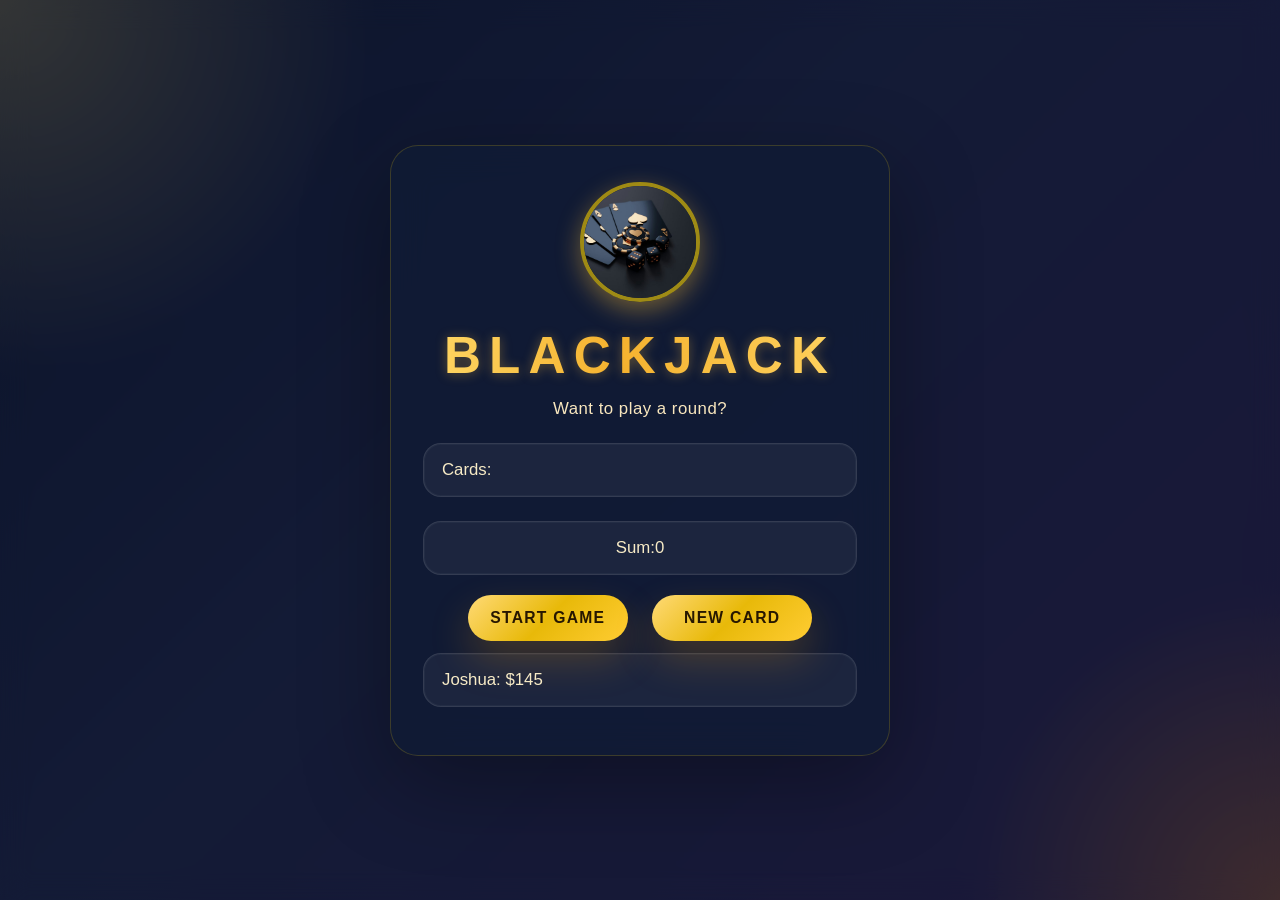
<file: Black Jack/index.html>
<!DOCTYPE html>
<html lang="en">
<head>
    <meta charset="UTF-8">
    <meta name="viewport" content="width=device-width, initial-scale=1.0">
    <title>Black Jack</title>
    <link rel="icon" type="image/jpeg" href="./Images/freestock_345791108.jpg" >
    <link rel="stylesheet" href="./style.css">
</head>
<body>
    
    <div class="container">
        <img src="./Images/blackjack.jpg" alt="Blackjack Logo" class="app-logo">
        <h1 id="title">Blackjack</h1>
        <p id="message-el">Want to play a round?</p>
        <p class="cards" id="cards-el">Cards: </p>
        <p class="sum">Sum: <span id="sum">0</span></p>
        <button onclick="startGame()">START GAME</button>
        <button onclick="newCard()">NEW CARD</button>
        <p id="player"></p>
    </div>


    <script src="./script.js"></script>
</body>
</html>
</file>
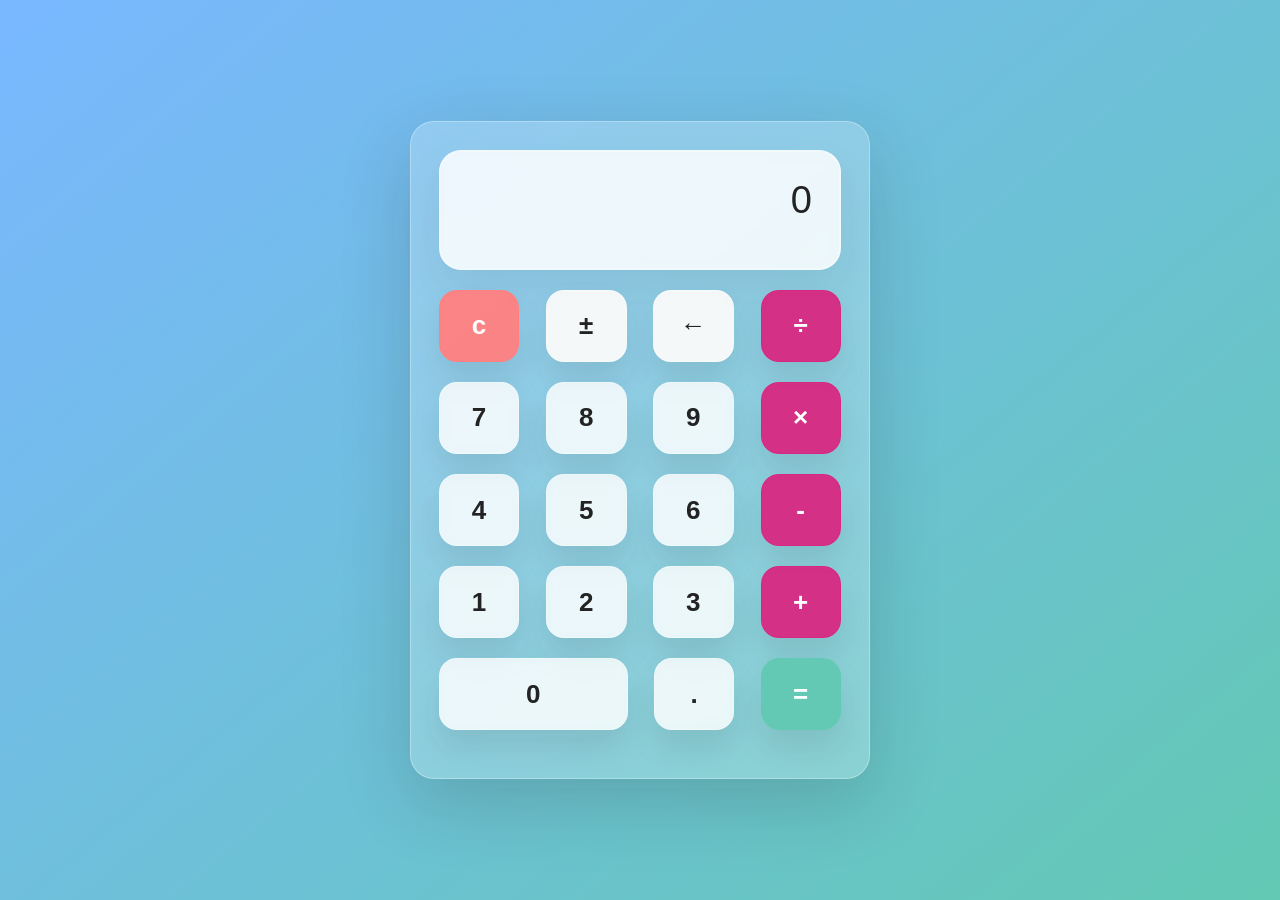
<file: Calculator/index.html>
<!DOCTYPE html>
<html lang="en">
<head>
    <meta charset="UTF-8">
    <meta name="viewport" content="width=device-width, initial-scale=1.0">
    <title>My Calculator</title>
    <link rel="stylesheet" href="./style.css">
    <link rel="stylesheet" href="https://fonts.googleapis.com/css2?family=Roboto:wght@400;500&display=swap">
    <link rel="stylesheet" href="https://fonts.googleapis.com/css2?family=Material+Symbols+Outlined:opsz,wght,FILL,GRAD@20..48,100..700,0..1,-50..200" />
</head>
<body>
    


    <div class="wrapper">
        <section class="screen">
            0
        </section>

        <section class="calc-buttons">
            <div class="calc-button-row">
                <button class="calc-button clear">
                    c
                </button>
                <button class="calc-button control">
                    &plusmn;
                </button>
                <button class="calc-button control">
                    &larr;
                </button>
                <button class="calc-button operator">
                    &divide;
                </button>
            </div>

            <div class="calc-button-row">
                <button class="calc-button">
                    7
                </button>
                <button class="calc-button">
                    8
                </button>
                <button class="calc-button">
                    9
                </button>
                <button class="calc-button operator">
                    &times;
                </button>

            </div>

            <div class="calc-button-row">
                <button class="calc-button">
                    4
                </button>
                <button class="calc-button">
                    5
                </button>
                <button class="calc-button">
                    6
                </button>
                <button class="calc-button operator">
                    -
                </button>
            </div>

            <div class="calc-button-row">
                <button class="calc-button">
                    1
                </button>
                <button class="calc-button">
                    2
                </button>
                <button class="calc-button">
                    3
                </button>
                <button class="calc-button operator">
                    &plus;
                </button>
            </div>

            <div class="calc-button-row">
                <button class="calc-button double">
                    0
                </button>
                <button class="calc-button">
                    .
                </button>
                <button class="calc-button equals">
                    =
                </button>
            </div>

        </section>

    </div>


    <script src="./script.js"></script>
</body>
</html>
</file>
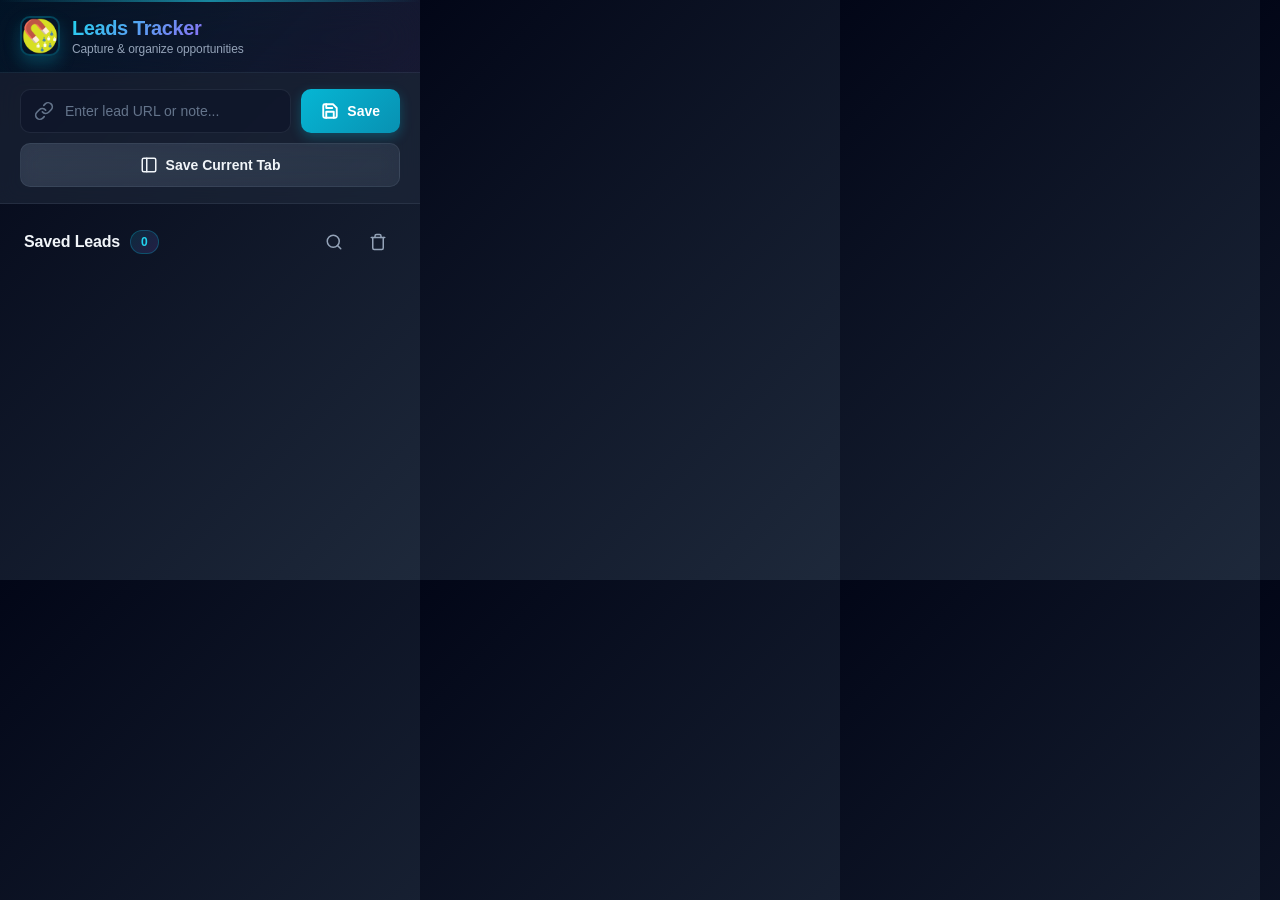
<file: ChromeExtension/index.html>
<!DOCTYPE html>
<html lang="en">
<head>
    <meta charset="UTF-8">
    <meta name="viewport" content="width=device-width, initial-scale=1.0">
    <title>Leads Tracker</title>
    <link rel="icon" type="image/x-icon" href="./icon.png">
    <link rel="stylesheet" href="./style.css">
    
    <!-- Popup fixes -->
    <meta name="color-scheme" content="dark">
    <style>
        html, body {
            width: 420px !important;
            min-width: 380px !important;
            max-width: 420px !important;
        }
    </style>
</head>
<body>
    <div class="container">
        <!-- Header -->
        <header class="header">
            <div class="logo">
                <img src="icon.png" alt="Leads Tracker" class="icon">
                <div class="logo-text">
                    <h1>Leads Tracker</h1>
                    <p class="subtitle">Capture & organize opportunities</p>
                </div>
            </div>
        </header>

        <!-- Input Section -->
        <div class="input-section">
            <div class="input-group">
                <div class="input-wrapper">
                    <svg class="input-icon" xmlns="http://www.w3.org/2000/svg" width="20" height="20" viewBox="0 0 24 24" fill="none" stroke="currentColor" stroke-width="2" stroke-linecap="round" stroke-linejoin="round">
                        <path d="M10 13a5 5 0 0 0 7.54.54l3-3a5 5 0 0 0-7.07-7.07l-1.72 1.71"></path>
                        <path d="M14 11a5 5 0 0 0-7.54-.54l-3 3a5 5 0 0 0 7.07 7.07l1.71-1.71"></path>
                    </svg>
                    <input type="text" id="input-el" placeholder="Enter lead URL or note..." autocomplete="off">
                </div>
                <button id="input-btn" class="primary-btn">
                    <svg xmlns="http://www.w3.org/2000/svg" width="18" height="18" viewBox="0 0 24 24" fill="none" stroke="currentColor" stroke-width="2.5" stroke-linecap="round" stroke-linejoin="round">
                        <path d="M19 21H5a2 2 0 0 1-2-2V5a2 2 0 0 1 2-2h11l5 5v11a2 2 0 0 1-2 2z"></path>
                        <polyline points="17 21 17 13 7 13 7 21"></polyline>
                        <polyline points="7 3 7 8 15 8"></polyline>
                    </svg>
                    Save
                </button>
            </div>
            
            <button id="tab-btn" class="tab-btn">
                <svg xmlns="http://www.w3.org/2000/svg" width="18" height="18" viewBox="0 0 24 24" fill="none" stroke="currentColor" stroke-width="2" stroke-linecap="round" stroke-linejoin="round">
                    <rect x="3" y="3" width="18" height="18" rx="2" ry="2"></rect>
                    <line x1="9" y1="3" x2="9" y2="21"></line>
                </svg>
                Save Current Tab
            </button>
        </div>

        <!-- Leads List -->
        <div class="leads-container">
            <div class="leads-header">
                <div class="header-left">
                    <h2>Saved Leads</h2>
                    <span id="count" class="count">0</span>
                </div>
                <div class="header-actions">
                    <button id="search-toggle" class="icon-btn" title="Search leads">
                        <svg xmlns="http://www.w3.org/2000/svg" width="18" height="18" viewBox="0 0 24 24" fill="none" stroke="currentColor" stroke-width="2" stroke-linecap="round" stroke-linejoin="round">
                            <circle cx="11" cy="11" r="8"></circle>
                            <path d="m21 21-4.35-4.35"></path>
                        </svg>
                    </button>
                    <button id="delete-btn" class="icon-btn delete-btn" title="Clear all leads (double-click)">
                        <svg xmlns="http://www.w3.org/2000/svg" width="18" height="18" viewBox="0 0 24 24" fill="none" stroke="currentColor" stroke-width="2" stroke-linecap="round" stroke-linejoin="round">
                            <polyline points="3 6 5 6 21 6"></polyline>
                            <path d="M19 6v14a2 2 0 0 1-2 2H7a2 2 0 0 1-2-2V6m3 0V4a2 2 0 0 1 2-2h4a2 2 0 0 1 2 2v2"></path>
                        </svg>
                    </button>
                </div>
            </div>

            <div id="search-bar" class="search-bar" style="display: none;">
                <svg class="search-icon" xmlns="http://www.w3.org/2000/svg" width="18" height="18" viewBox="0 0 24 24" fill="none" stroke="currentColor" stroke-width="2" stroke-linecap="round" stroke-linejoin="round">
                    <circle cx="11" cy="11" r="8"></circle>
                    <path d="m21 21-4.35-4.35"></path>
                </svg>
                <input type="text" id="search-input" placeholder="Search leads...">
                <button id="search-close" class="search-close">
                    <svg xmlns="http://www.w3.org/2000/svg" width="16" height="16" viewBox="0 0 24 24" fill="none" stroke="currentColor" stroke-width="2" stroke-linecap="round" stroke-linejoin="round">
                        <line x1="18" y1="6" x2="6" y2="18"></line>
                        <line x1="6" y1="6" x2="18" y2="18"></line>
                    </svg>
                </button>
            </div>

            <ul id="ul-el" class="leads-list"></ul>
            
            <div id="empty-state" class="empty-state" style="display: none;">
                <svg xmlns="http://www.w3.org/2000/svg" width="64" height="64" viewBox="0 0 24 24" fill="none" stroke="currentColor" stroke-width="1.5" stroke-linecap="round" stroke-linejoin="round">
                    <path d="M21.44 11.05l-9.19 9.19a6 6 0 0 1-8.49-8.49l9.19-9.19a4 4 0 0 1 5.66 5.66l-9.2 9.19a2 2 0 0 1-2.83-2.83l8.49-8.48"></path>
                </svg>
                <h3>No leads yet</h3>
                <p>Start capturing opportunities by saving URLs or notes</p>
            </div>
        </div>
    </div>

    <script src="./script.js"></script>
</body>
</html>
</file>
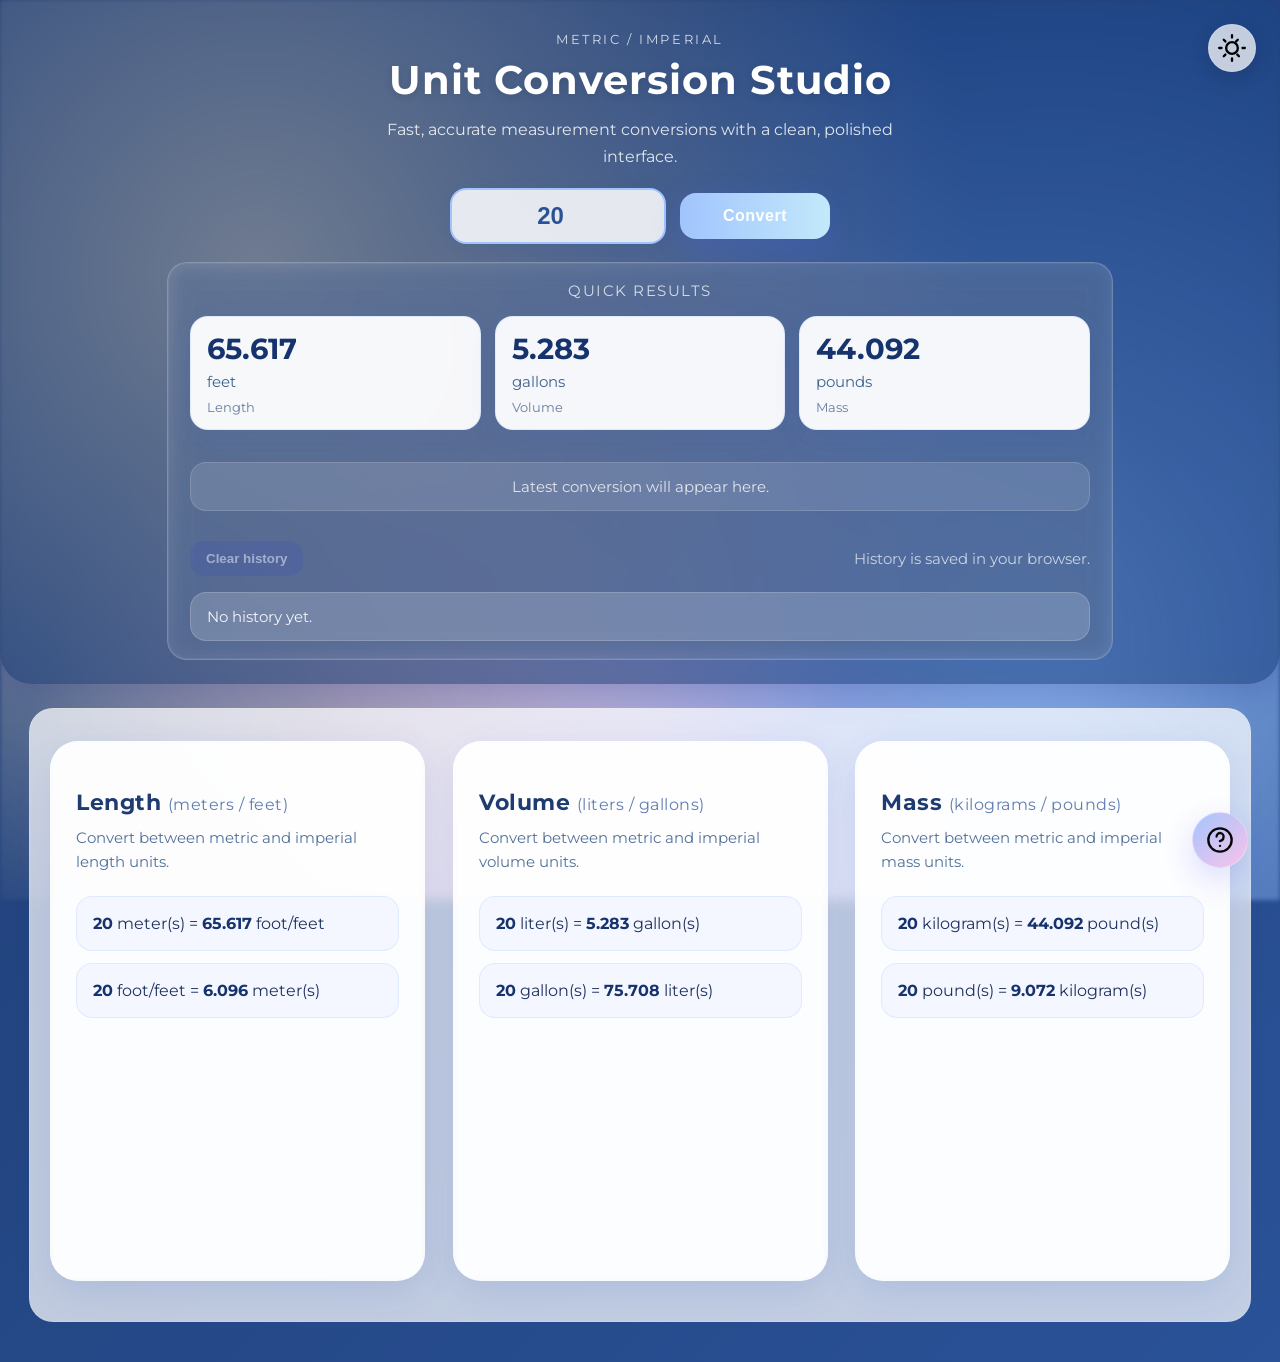
<file: Coverter/index.html>
<!DOCTYPE html>
<html lang="en">
<head>
    <meta charset="UTF-8">
    <meta name="viewport" content="width=device-width, initial-scale=1.0">
    <title>Unit converter</title>
    <link rel="stylesheet" href="./style.css">
    <link href="https://fonts.googleapis.com/css2?family=Montserrat:wght@400;700&display=swap" rel="stylesheet">
</head>
<body>
    <div id="background-anim"></div>
    <button id="dark-toggle" title="Toggle dark mode">
        <svg id="dark-icon" width="28" height="28" viewBox="0 0 24 24" fill="none" stroke="currentColor" stroke-width="2" stroke-linecap="round" stroke-linejoin="round"><circle cx="12" cy="12" r="5"/><path d="M12 1v2m0 18v2m11-11h-2M3 12H1m16.95 7.07l-1.41-1.41M6.34 6.34l-1.41-1.41m12.02 0l-1.41 1.41M6.34 17.66l-1.41 1.41"/></svg>
    </button>
    <button id="help-btn" title="Help">
        <svg width="28" height="28" viewBox="0 0 24 24" fill="none" stroke="currentColor" stroke-width="2" stroke-linecap="round" stroke-linejoin="round"><circle cx="12" cy="12" r="10"/><path d="M9.09 9a3 3 0 1 1 5.83 1c0 2-3 3-3 3"/><line x1="12" y1="17" x2="12" y2="17"/></svg>
    </button>
    <div id="help-tooltip" class="hidden">Type a number and hit Convert to see length, volume, and mass conversions. Dark mode gives the interface a sleek, ambient pro look.</div>
    <div id="head-con">
        <div class="hero-copy">
            <p class="eyebrow">Metric / Imperial</p>
            <h1 class="title">Unit Conversion Studio</h1>
            <p class="subtitle">Fast, accurate measurement conversions with a clean, polished interface.</p>
        </div>
        <div class="controls">
            <input type="number" id="input-el" value="20" placeholder="Enter a value">
            <button id="input-btn">Convert</button>
        </div>
        <div id="summary-banner" class="summary-banner" aria-live="polite">
            <p class="summary-heading">Quick results</p>
            <div class="summary-grid">
                <div class="summary-item">
                    <span class="summary-value" id="summary-length">0</span>
                    <span class="summary-label">feet</span>
                    <small>Length</small>
                </div>
                <div class="summary-item">
                    <span class="summary-value" id="summary-volume">0</span>
                    <span class="summary-label">gallons</span>
                    <small>Volume</small>
                </div>
                <div class="summary-item">
                    <span class="summary-value" id="summary-mass">0</span>
                    <span class="summary-label">pounds</span>
                    <small>Mass</small>
                </div>
            </div>
            <div id="history-line" class="history-line">Latest conversion will appear here.</div>
            <div class="history-actions">
                <button id="clear-history" class="clear-history">Clear history</button>
                <span class="history-note">History is saved in your browser.</span>
            </div>
            <ul id="history-list" class="history-list" aria-live="polite">
                <li class="history-item">No history yet.</li>
            </ul>
        </div>
    </div>
    <div id="main">
        <div class="unit">
            <h2 class="unit-title">Length <span class="unit-label">(meters / feet)</span></h2>
            <p class="unit-note">Convert between metric and imperial length units.</p>
            <div class="unit-data" id="length" aria-live="polite">Enter a value and convert.</div>
        </div>
        <div class="unit">
            <h2 class="unit-title">Volume <span class="unit-label">(liters / gallons)</span></h2>
            <p class="unit-note">Convert between metric and imperial volume units.</p>
            <div class="unit-data" id="volume" aria-live="polite">Enter a value and convert.</div>
        </div>
        <div class="unit">
            <h2 class="unit-title">Mass <span class="unit-label">(kilograms / pounds)</span></h2>
            <p class="unit-note">Convert between metric and imperial mass units.</p>
            <div class="unit-data" id="mass" aria-live="polite">Enter a value and convert.</div>
        </div>
    </div>
    <script src="./script.js"></script>
</body>
</html>
</file>
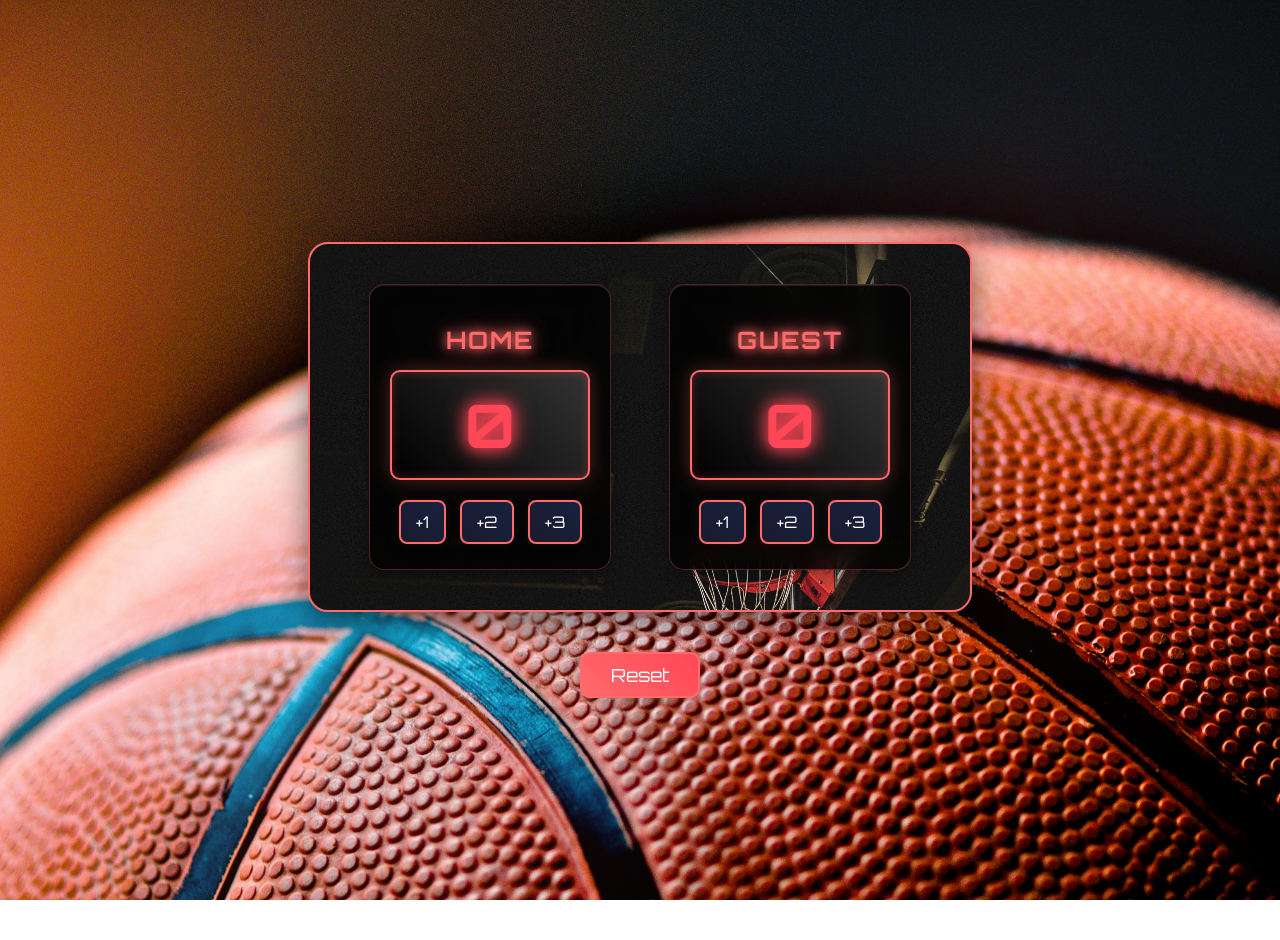
<file: Score Board/index.html>
<!DOCTYPE html>
<html lang="en">
<head>
    <meta charset="UTF-8">
    <meta name="viewport" content="width=device-width, initial-scale=1.0">
    <title>Basket Ball Scoreboard</title>
    <link rel="stylesheet" href="./style.css">
    <link href="https://fonts.googleapis.com/css2?family=Orbitron:wght@400;700&display=swap" rel="stylesheet">
</head>
<body>
    <div id="container">
        <div id="home" class="board">
            <h2 class="title">HOME</h2>
            <h1 id="home-score" class="score">0</h1>
            <button class="btn" onclick="homePlus0neBtn()">+1</button>
            <button class="btn" onclick="homePlusTwoBtn()">+2</button>
            <button class="btn" onclick="homePlusThreeBtn()">+3</button>
        </div>
        <div id="guest" class="board">
            <h2 class="title">GUEST</h2>
            <h1 id="guest-score" class="score">0</h1>
            <button class="btn" onclick="guestPlus0neBtn()">+1</button>
            <button class="btn" onclick="guestPlusTwoBtn()">+2</button>
            <button class="btn" onclick="guestPlusThreeBtn()">+3</button>
        </div>
    </div>
    <button id="reset" class="reset-btn" onclick="reset()">Reset</button>
    <apollo class="Apollo.io"></apollo>
    
    <script src="./script.js    "></script>
</body>
</html>
</file>
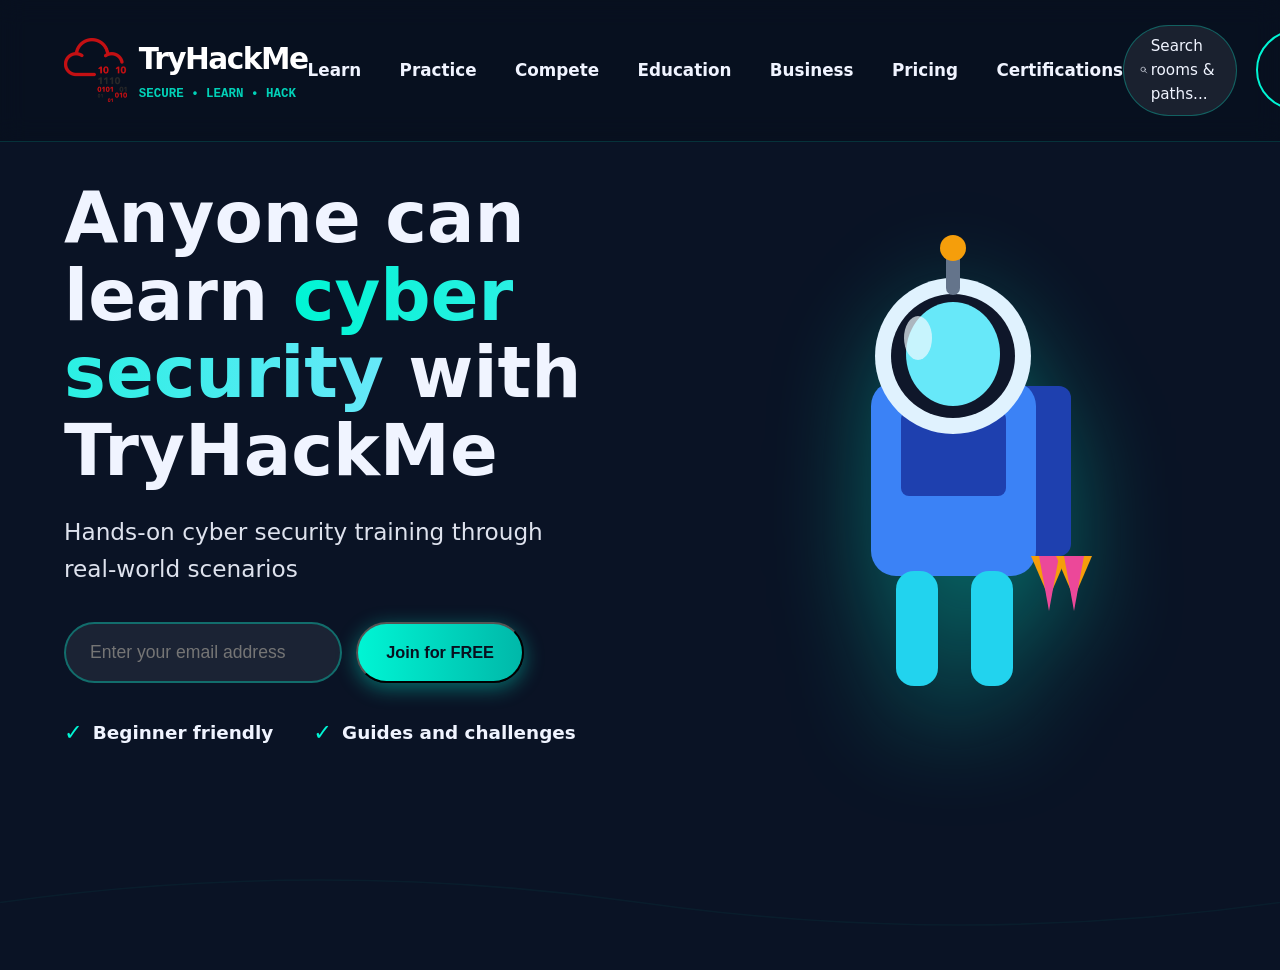
<file: TryHackme/index.html>
<!DOCTYPE html>
<html lang="en">
<head>
    <meta charset="UTF-8">
    <meta name="viewport" content="width=device-width, initial-scale=1.0">
    <meta name="description" content="Hands-on cyber security training through real-world scenarios">
    <title>TryHackMe • Master Cyber Security</title>
    <link rel="icon" href="./img/tryhackme.png" type="image/x-icon"/>
    
    <!-- External CSS Link -->
    <link rel="stylesheet" href="style.css">
</head>
<body>

    <!-- Navigation -->
    <nav>
        <div class="nav-container">
            <a href="#" class="logo">
                <!-- Custom neon cloud logo -->
                <img src="./img/tryhackme.png" alt="TryHackMe logo" class="logo-img">
                <div class="logo-text">
                    <span>TryHackMe</span>
                    <div class="binary">SECURE • LEARN • HACK</div>
                </div>
            </a>

            <ul class="nav-links">
                <li><a href="#">Learn</a></li>
                <li><a href="#">Practice</a></li>
                <li><a href="#">Compete</a></li>
                <li><a href="#">Education</a></li>
                <li><a href="#">Business</a></li>
                <li><a href="#">Pricing</a></li>
                <li><a href="#">Certifications</a></li>
            </ul>

            <div class="nav-right">
                <div class="search-bar">
                    <svg xmlns="http://www.w3.org/2000/svg" width="20" height="20" fill="none" stroke="currentColor" stroke-width="2" viewBox="0 0 24 24">
                        <path stroke-linecap="round" stroke-linejoin="round" d="M21 21l-6-6m2-5a7 7 0 01-14 0 7 7 0 0114 0z"/>
                    </svg>
                    <span>Search rooms & paths...</span>
                </div>
                
                <a href="#" class="btn btn-login">Log In</a>
                <a href="#" class="btn btn-join">Join for FREE</a>
            </div>
        </div>
    </nav>

    <!-- Hero Section -->
    <section class="hero">
        <div class="hero-container">
            
            <!-- Left Content -->
            <div class="hero-left">
                <h1>Anyone can learn <span class="highlight">cyber security</span> with TryHackMe</h1>
                <p class="subtitle">Hands-on cyber security training through real-world scenarios</p>
                
                <form class="signup-form" onsubmit="return false;">
                    <input type="email" placeholder="Enter your email address" required>
                    <button type="submit" class="btn btn-join">Join for FREE</button>
                </form>

                <div class="features">
                    <div class="feature-item">
                        <span class="check">✓</span>
                        <span>Beginner friendly</span>
                    </div>
                    <div class="feature-item">
                        <span class="check">✓</span>
                        <span>Guides and challenges</span>
                    </div>
                </div>
            </div>

            <!-- Right Illustration -->
            <div class="hero-right">
                <svg class="astronaut-illustration" width="460" height="480" viewBox="0 0 460 480" fill="none" xmlns="http://www.w3.org/2000/svg">
                    <!-- Jetpack -->
                    <rect x="290" y="160" width="55" height="170" rx="12" fill="#1e40af"/>
                    <!-- Torso -->
                    <rect x="145" y="155" width="165" height="195" rx="25" fill="#3b82f6"/>
                    <!-- Chest panel -->
                    <rect x="175" y="185" width="105" height="85" rx="8" fill="#1e40af"/>
                    <!-- Helmet -->
                    <circle cx="227" cy="130" r="78" fill="#e0f2fe"/>
                    <circle cx="227" cy="130" r="62" fill="#0f172a"/>
                    <ellipse cx="227" cy="128" rx="47" ry="52" fill="#67e8f9"/>
                    <!-- Visor highlight -->
                    <ellipse cx="192" cy="112" rx="14" ry="22" fill="#f0f9ff" opacity="0.7"/>
                    <!-- Antenna -->
                    <line x1="227" y1="62" x2="227" y2="28" stroke="#64748b" stroke-width="14" stroke-linecap="round"/>
                    <circle cx="227" cy="22" r="13" fill="#f59e0b"/>
                    <!-- Legs -->
                    <rect x="170" y="345" width="42" height="115" rx="18" fill="#22d3ee"/>
                    <rect x="245" y="345" width="42" height="115" rx="18" fill="#22d3ee"/>
                    <!-- Jet flames -->
                    <g class="flame">
                        <polygon points="305,330 323,372 341,330" fill="#f59e0b"/>
                        <polygon points="313,330 323,385 333,330" fill="#ec4899"/>
                    </g>
                    <g class="flame">
                        <polygon points="330,330 348,372 366,330" fill="#f59e0b"/>
                        <polygon points="338,330 348,385 358,330" fill="#ec4899"/>
                    </g>
                </svg>
            </div>
        </div>

        <!-- Decorative wave -->
        <svg class="wave" width="100%" height="180" viewBox="0 0 1440 320" preserveAspectRatio="none">
            <path fill="none" stroke="#00f5d4" stroke-width="3" stroke-opacity="0.25" d="M0,200 Q360,120 720,200 Q1080,280 1440,200"/>
        </svg>
    </section>

</body>
</html>
</file>
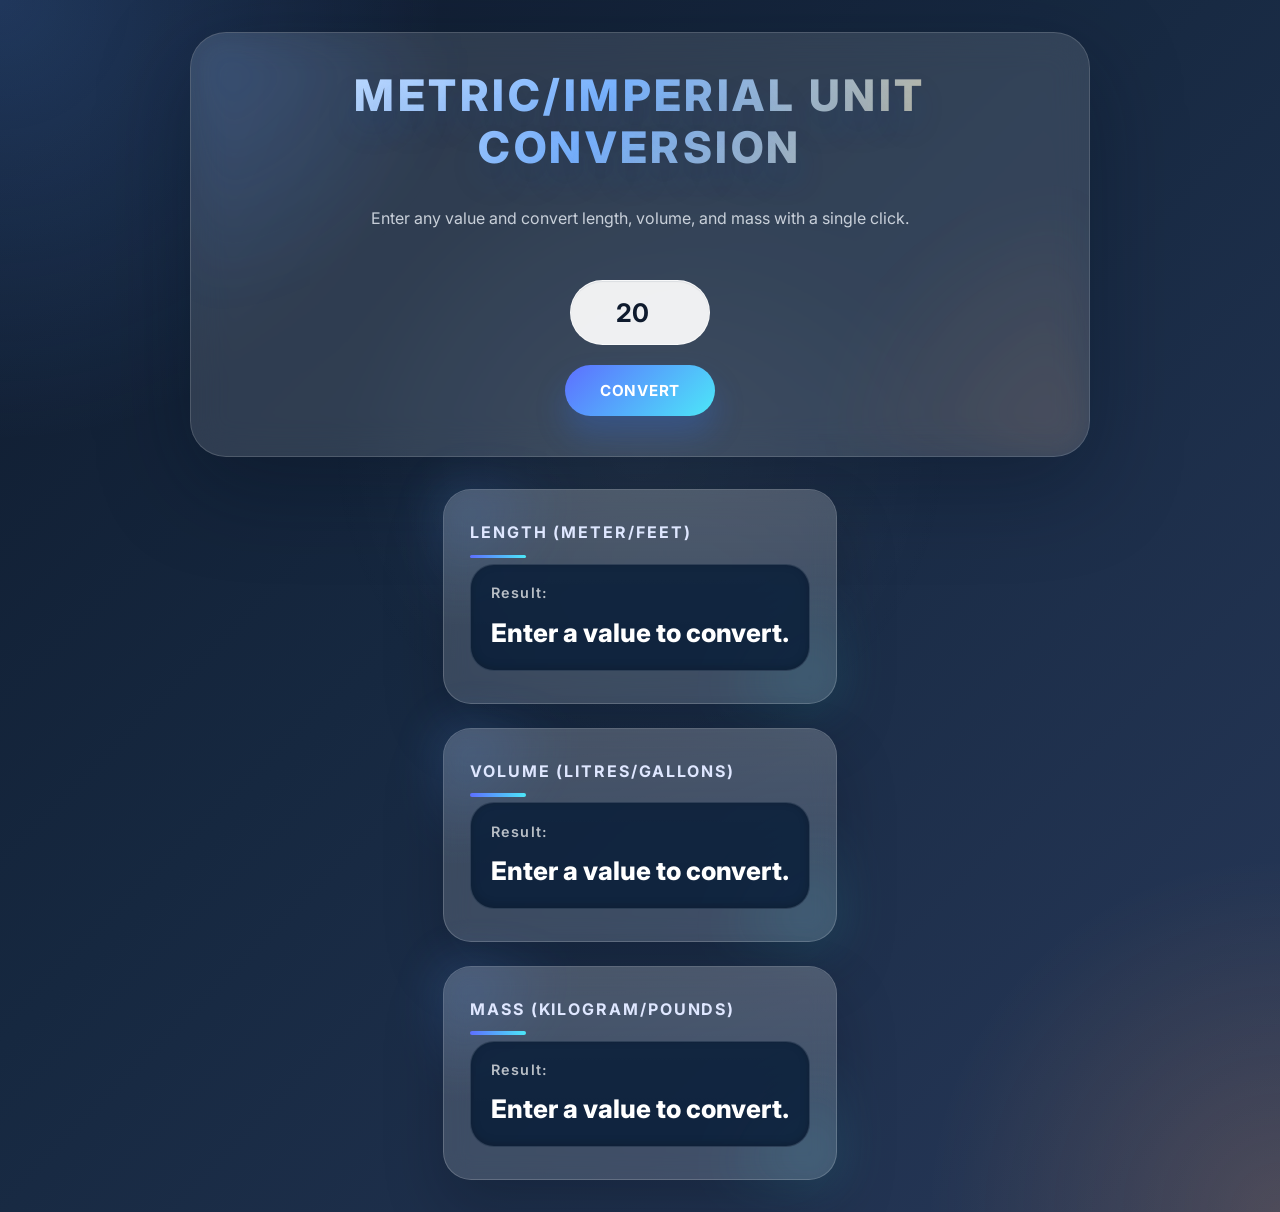
<file: Unit converter/index.html>
<!DOCTYPE html>
<html lang="en">
<head>
    <meta charset="UTF-8">
    <meta name="viewport" content="width=device-width, initial-scale=1.0">
    <title>Unit converter</title>
    <link rel="stylesheet" href="./style.css">
</head>
<body>
    <div id="head-con">
        <h1 class="title">Metric/Imperial Unit Conversion</h1>
        <p class="subtitle">Enter any value and convert length, volume, and mass with a single click.</p>
        <input type="number" id="input-el" value="20">
        <button id="input-btn">Convert</button>
    </div>
    <div id="main">
        <div class="unit">
            <h2 class="unit-title">Length (Meter/Feet)</h2>
            <p class="unit-calc" id="length">Enter a value to convert.</p>
        </div>
        <div class="unit">
            <h2 class="unit-title">Volume (Litres/Gallons)</h2>
            <p class="unit-calc" id="volume">Enter a value to convert.</p>
        </div>
        <div class="unit">
            <h2 class="unit-title">Mass (Kilogram/Pounds)</h2>
            <p class="unit-calc" id="mass">Enter a value to convert.</p>
        </div>
    </div>
    <script src="./script.js"></script>
</body>
</html>
</file>
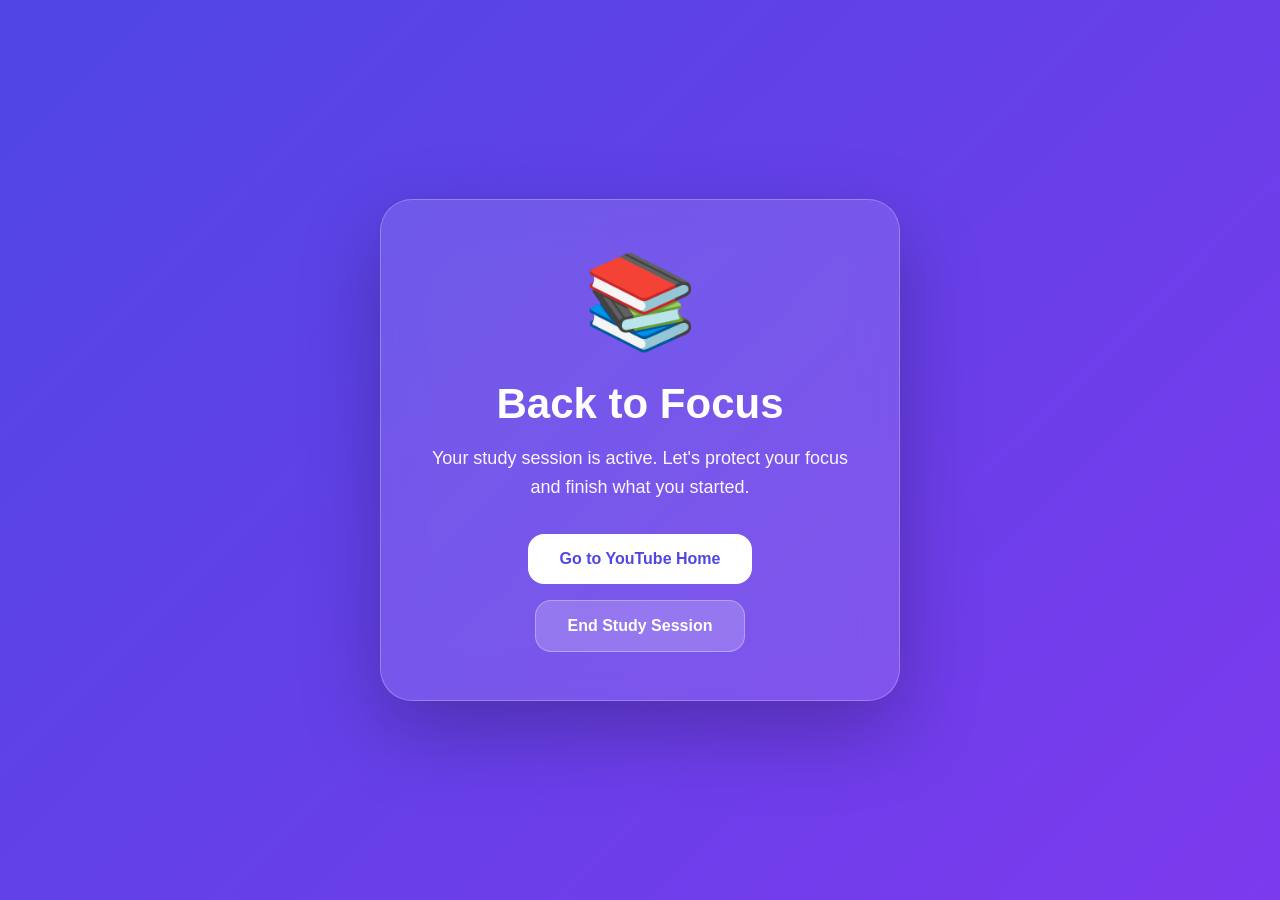
<file: Youtube study mode extension/blocked.html>
﻿<!DOCTYPE html>
<html lang="en">
<head>
  <meta charset="UTF-8">
  <meta name="viewport" content="width=device-width, initial-scale=1.0">
  <title>Back to Focus - Study Mode</title>
  <style>
    * { 
      margin: 0; 
      padding: 0; 
      box-sizing: border-box; 
    }

    body {
      font-family: -apple-system, BlinkMacSystemFont, 'Segoe UI', Roboto, Inter, sans-serif;
      min-height: 100vh;
      display: flex;
      align-items: center;
      justify-content: center;
      padding: 20px;
      transition: background 0.4s ease;
    }

    /* Light Mode */
    body.light {
      background: linear-gradient(135deg, #4f46e5 0%, #7c3aed 100%);
      color: white;
    }

    /* Dark Mode */
    body.dark {
      background: linear-gradient(135deg, #1e2937 0%, #334155 100%);
      color: #e2e8f0;
    }

    .container {
      max-width: 520px;
      background: rgba(255,255,255,0.12);
      border: 1px solid rgba(255,255,255,0.25);
      border-radius: 32px;
      padding: 48px 36px;
      backdrop-filter: blur(20px);
      text-align: center;
      box-shadow: 0 30px 80px rgba(0,0,0,0.25);
      transition: all 0.4s ease;
    }

    body.dark .container {
      background: rgba(15, 23, 42, 0.85);
      border: 1px solid rgba(148, 163, 184, 0.3);
    }

    .icon {
      font-size: 92px;
      margin-bottom: 24px;
      animation: float 3s ease-in-out infinite;
    }

    h1 {
      font-size: 42px;
      font-weight: 800;
      margin-bottom: 16px;
    }

    p {
      font-size: 18px;
      opacity: 0.95;
      line-height: 1.6;
      margin-bottom: 32px;
    }

    .actions {
      display: flex;
      gap: 16px;
      justify-content: center;
      flex-wrap: wrap;
    }

    .btn {
      padding: 16px 32px;
      border-radius: 16px;
      font-weight: 700;
      font-size: 16px;
      cursor: pointer;
      transition: all 0.2s;
      text-decoration: none;
      display: inline-flex;
      align-items: center;
      justify-content: center;
    }

    .btn-primary {
      background: white;
      color: #4f46e5;
    }

    body.dark .btn-primary {
      background: #e0e7ff;
      color: #1e2937;
    }

    .btn-secondary {
      background: rgba(255,255,255,0.2);
      color: white;
      border: 1px solid rgba(255,255,255,0.3);
    }

    body.dark .btn-secondary {
      background: rgba(255,255,255,0.15);
      border-color: rgba(255,255,255,0.4);
    }

    .btn:hover {
      transform: translateY(-3px);
    }

    @keyframes float {
      0%, 100% { transform: translateY(0); }
      50% { transform: translateY(-18px); }
    }
  </style>
</head>
<body class="light">
  <div class="container">
    <div class="icon">📚</div>
    <h1>Back to Focus</h1>
    <p>Your study session is active. Let's protect your focus and finish what you started.</p>
    
    <div class="actions">
      <a href="https://www.youtube.com/" class="btn btn-primary">Go to YouTube Home</a>
      <button id="endSessionBtn" class="btn btn-secondary">End Study Session</button>
    </div>
  </div>

  <script>
    const endBtn = document.getElementById('endSessionBtn');
    
    // Auto detect dark mode for blocked page
    function applyDarkMode() {
      chrome.storage.local.get(['darkMode'], (data) => {
        const isDark = data.darkMode !== undefined ? data.darkMode : 
                      window.matchMedia('(prefers-color-scheme: dark)').matches;
        
        document.body.classList.toggle('dark', isDark);
        document.body.classList.toggle('light', !isDark);
      });
    }

    chrome.storage.local.get(['isStudying'], (data) => {
      if (data.isStudying) {
        endBtn.textContent = "End Study Session";
        endBtn.onclick = () => {
          chrome.storage.local.set({ isStudying: false }, () => {
            window.location.href = 'https://www.youtube.com/';
          });
        };
      } else {
        endBtn.textContent = "Continue to YouTube";
        endBtn.onclick = () => window.location.href = 'https://www.youtube.com/';
      }
    });

    // Apply dark mode
    applyDarkMode();
  </script>
</body>
</html>
</file>
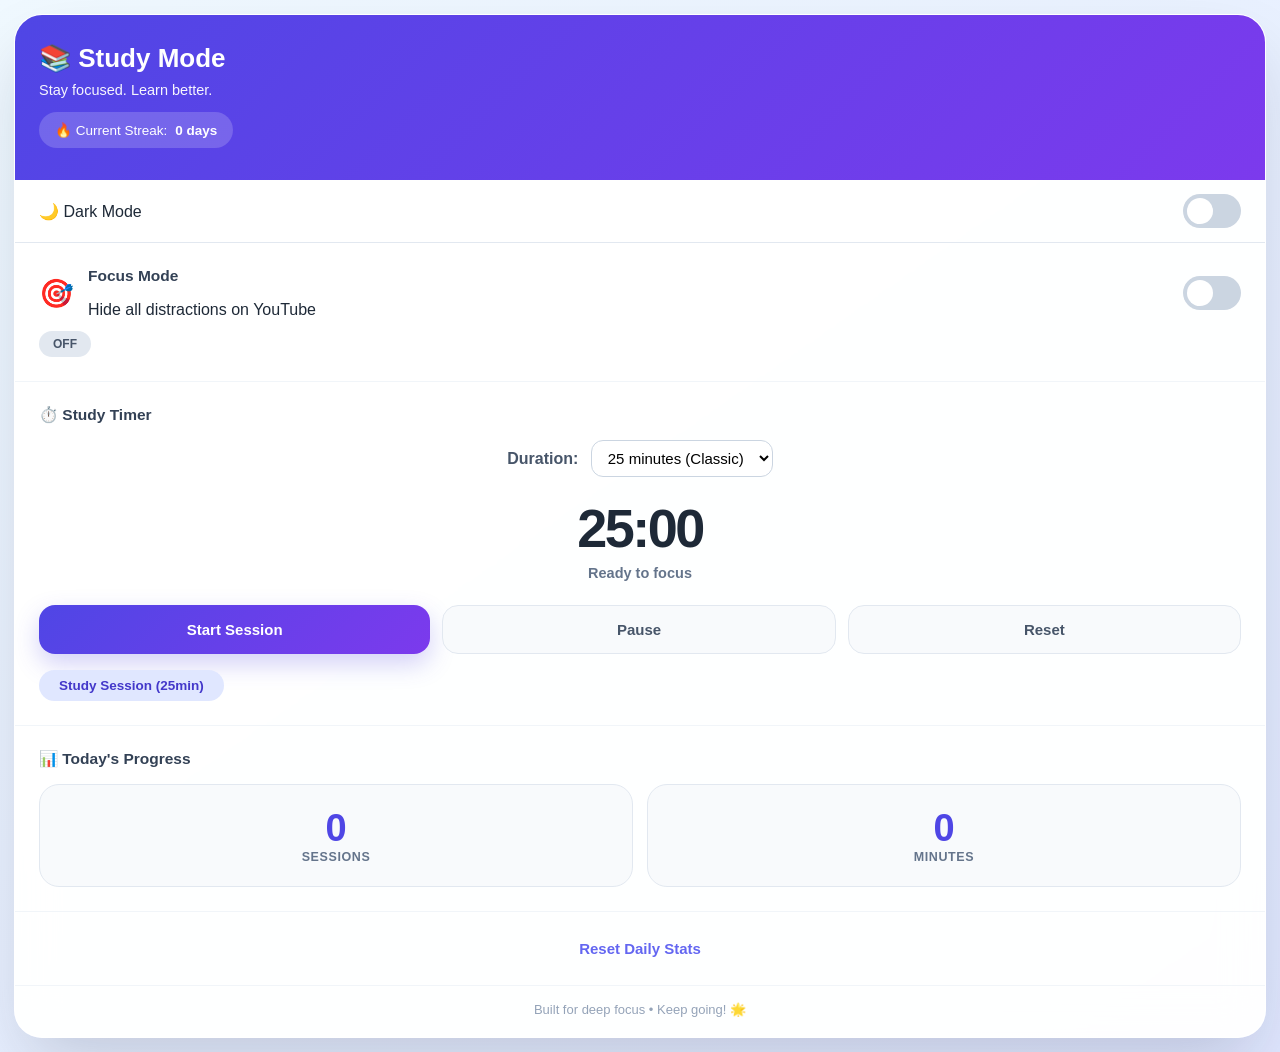
<file: Youtube study mode extension/popup.html>
<!DOCTYPE html>
<html lang="en">
<head>
  <meta charset="UTF-8">
  <meta name="viewport" content="width=device-width, initial-scale=1.0">
  <title>YouTube Study Mode</title>
  <link rel="icon" type="image/x-icon" href="./icon.png">
  <link rel="stylesheet" href="./popup.css">
</head>
<body class="light">
  <div class="container">
    <!-- Header -->
    <header>
      <h1>📚 Study Mode</h1>
      <p class="tagline">Stay focused. Learn better.</p>
      <div class="goal-banner">
        🔥 Current Streak: <strong id="streakDisplay">0 days</strong>
      </div>
    </header>

    <!-- Dark Mode Toggle -->
    <div class="dark-mode-toggle">
      <span>🌙 Dark Mode</span>
      <label class="switch">
        <input type="checkbox" id="darkModeToggle">
        <span class="slider"></span>
      </label>
    </div>

    <!-- Focus Mode -->
    <section class="focus-section">
      <div class="toggle-container">
        <div class="toggle-label">
          <span class="icon">🎯</span>
          <div>
            <h3>Focus Mode</h3>
            <p class="description">Hide all distractions on YouTube</p>
          </div>
        </div>
        <label class="switch">
          <input type="checkbox" id="focusModeToggle">
          <span class="slider"></span>
        </label>
      </div>
      <div id="focusModeStatus" class="status-badge">OFF</div>
    </section>

    <!-- Timer -->
    <section class="timer-section">
      <h3>⏱️ Study Timer</h3>
      
      <div class="preset-selector">
        <label>Duration:</label>
        <select id="durationSelect">
          <option value="15">15 minutes</option>
          <option value="25" selected>25 minutes (Classic)</option>
          <option value="45">45 minutes</option>
          <option value="60">60 minutes</option>
        </select>
      </div>

      <div class="timer-display">
        <div id="timerDisplay" class="timer-text">25:00</div>
        <div id="timerStatus" class="timer-status">Ready to focus</div>
      </div>

      <div class="timer-controls">
        <button id="startBtn" class="btn btn-primary">Start Session</button>
        <button id="pauseBtn" class="btn btn-secondary" disabled>Pause</button>
        <button id="resetBtn" class="btn btn-secondary">Reset</button>
      </div>

      <div class="timer-mode">
        <span id="sessionType" class="session-type">Study Session (25min)</span>
      </div>
    </section>

    <!-- Stats -->
    <section class="stats-section">
      <h3>📊 Today's Progress</h3>
      <div class="stats-grid">
        <div class="stat-card">
          <div class="stat-value" id="sessionsCount">0</div>
          <div class="stat-label">Sessions</div>
        </div>
        <div class="stat-card">
          <div class="stat-value" id="minutesCount">0</div>
          <div class="stat-label">Minutes</div>
        </div>
      </div>
    </section>

    <!-- Quick Actions -->
    <section class="actions-section">
      <button id="resetStatsBtn" class="btn btn-link">Reset Daily Stats</button>
    </section>

    <!-- Footer -->
    <footer>
      <p class="footer-text">Built for deep focus • Keep going! 🌟</p>
    </footer>
  </div>

  <script src="./popup.js"></script>
</body>
</html>
</file>
<file: Black Jack/style.css>
*{
    box-sizing: border-box;
}

body {
    margin: 0;
    min-height: 100vh;
    display: grid;
    place-items: center;
    font-family: 'Segoe UI', Tahoma, Geneva, Verdana, sans-serif;
    color: #f7ebc6;
    background: radial-gradient(circle at top left, rgba(255, 223, 111, 0.30), transparent 24%),
                radial-gradient(circle at bottom right, rgba(255, 145, 0, 0.30), transparent 20%),
                linear-gradient(135deg, #081228 0%, #171f3e 42%, #241a45 100%);
    overflow: hidden;
}

body::before {
    content: '';
    position: absolute;
    inset: 0;
    background: rgba(16, 23, 45, 0.45);
    backdrop-filter: blur(14px);
    pointer-events: none;
}

.container {
    position: relative;
    width: min(95vw, 500px);
    padding: 36px 32px;
    border-radius: 28px;
    text-align: center;
    background: rgba(17, 27, 53, 0.82);
    border: 1px solid rgba(255, 215, 0, 0.18);
    box-shadow: 0 28px 90px rgba(0, 0, 0, 0.32);
    backdrop-filter: blur(18px);
}

h1 {
    margin: 0 0 14px;
    font-size: clamp(2.75rem, 4vw, 4rem);
    letter-spacing: 0.16em;
    text-transform: uppercase;
    background: linear-gradient(90deg, #ffdd6f 0%, #f3b02d 45%, #ffd96b 100%);
    -webkit-background-clip: text;
    color: transparent;
    text-shadow: 0 1px 12px rgba(255, 190, 56, 0.35);
}

.app-logo {
    width: 120px;
    height: 120px;
    border-radius: 50%;
    border: 4px solid rgba(255, 215, 0, 0.6);
    box-shadow: 0 8px 24px rgba(255, 190, 56, 0.4), inset 0 2px 8px rgba(255, 255, 255, 0.1);
    margin-bottom: 20px;
    object-fit: cover;
    filter: blur(0px);
    transition: all 0.4s ease;
}

.app-logo:hover {
    transform: scale(1.05);
    box-shadow: 0 12px 32px rgba(255, 190, 56, 0.6), inset 0 2px 8px rgba(255, 255, 255, 0.2);
    filter: blur(1px);
}

#message-el {
    margin: 0 0 24px;
    font-size: 1.05rem;
    letter-spacing: 0.03em;
    color: #f9e7be;
}

.cards,
.sum,
#player {
    margin: 12px auto;
    padding: 16px 18px;
    border-radius: 18px;
    border: 1px solid rgba(255, 255, 255, 0.10);
    background: rgba(255, 255, 255, 0.05);
    box-shadow: inset 0 0 0 1px rgba(255, 255, 255, 0.03);
    max-width: 100%;
    font-size: 1.05rem;
    text-align: left;
}

.sum {
    display: inline-flex;
    justify-content: center;
    width: 100%;
}

button {
    display: inline-flex;
    justify-content: center;
    align-items: center;
    width: 160px;
    margin: 8px 10px 0;
    padding: 14px 18px;
    border: none;
    border-radius: 999px;
    font-size: 0.98rem;
    font-weight: 700;
    letter-spacing: 0.08em;
    text-transform: uppercase;
    color: #271700;
    background: linear-gradient(135deg, #ffda76 0%, #e8b909 50%, #ffcc33 100%);
    box-shadow: 0 18px 40px rgba(255, 161, 0, 0.22);
    cursor: pointer;
    transition: transform 180ms ease, box-shadow 180ms ease, filter 180ms ease;
}

button:hover {
    transform: translateY(-2px) scale(1.01);
    box-shadow: 0 22px 46px rgba(255, 168, 0, 0.30);
}

button:active {
    transform: translateY(0);
    filter: brightness(0.95);
}

@media (max-width: 420px) {
    .container {
        padding: 28px 22px;
    }

    button {
        width: 100%;
        margin: 8px 0 0;
    }
}
</file>
<file: Calculator/style.css>
html{
    box-sizing: border-box;
    height: 100%;
}

*,
*::before,
*::after{
    box-sizing: inherit;
    margin: 0;
    padding: 0;
}

body{
    align-items: center;
    background: linear-gradient(320deg, #eb92be, #ffef78, #63c9b4, #79b7ff);
    background-size: 300% 300%;
    animation: gradient-anim 15s ease infinite;
    color: #232323;
    display: flex;
    font-family: 'Dosis', sans-serif;
    font-display: swap;
    min-height: 100vh;
    justify-content: center;
    padding: 20px;
}

@keyframes gradient-anim {
    0% {
        background-position: 0% 50%;
    }
    50% {
        background-position: 100% 50%;
    }
    100% {
        background-position: 0% 50%;
    }
}

.wrapper{
    backdrop-filter: blur(5.5px);
    -webkit-backdrop-filter: blur(5.5px);
    border-radius: 24px;
    box-shadow: 0 24px 70px rgba(35, 35, 35, 0.18);
    color: #232323;
    background: rgba(255, 255, 255, 0.22);
    border: 1px solid rgba(255, 255, 255, 0.30);
    flex-basis: min(460px, 95vw);
    height: auto;
    max-width: 480px;
    padding: 28px;
    position: relative;
    animation: wrapper-glow 15s ease infinite;
}

@keyframes wrapper-glow {
    0% {
        box-shadow: 0 24px 70px rgba(35, 35, 35, 0.18), 0 0 60px rgba(235, 146, 190, 0.12);
        border-color: rgba(255, 255, 255, 0.30);
    }
    25% {
        box-shadow: 0 24px 70px rgba(35, 35, 35, 0.18), 0 0 60px rgba(255, 239, 120, 0.16);
        border-color: rgba(255, 255, 255, 0.28);
    }
    50% {
        box-shadow: 0 24px 70px rgba(35, 35, 35, 0.18), 0 0 70px rgba(99, 201, 180, 0.18);
        border-color: rgba(255, 255, 255, 0.32);
    }
    75% {
        box-shadow: 0 24px 70px rgba(35, 35, 35, 0.18), 0 0 60px rgba(121, 183, 255, 0.16);
        border-color: rgba(255, 255, 255, 0.28);
    }
    100% {
        box-shadow: 0 24px 70px rgba(35, 35, 35, 0.18), 0 0 60px rgba(235, 146, 190, 0.12);
        border-color: rgba(255, 255, 255, 0.30);
    }
}

.screen{
    backdrop-filter: blur(5.5px);
    -webkit-backdrop-filter: blur(5.5px);
    background: rgba(255, 255, 255, 0.80);
    border: 1px solid rgba(255, 255, 255, 0.40);
    border-radius: 22px;
    box-shadow: inset 0 0 0 1px rgba(255, 255, 255, 0.35), 0 20px 40px rgba(35, 35, 35, 0.08);
    color: #232323;
    font-size: 38px;
    min-height: 120px;
    overflow-x: hidden;
    padding: 28px;
    text-align: right;
    width: 100%;
    transition: background 0.25s ease, box-shadow 0.25s ease, transform 0.25s ease;
}

.screen.screen-active{
    animation: screen-pulse 0.35s ease;
}

@keyframes screen-pulse{
    0%{
        transform: scale(1);
        background: rgba(255, 255, 255, 0.85);
        box-shadow: inset 0 0 0 1px rgba(255, 255, 255, 0.35), 0 20px 40px rgba(35, 35, 35, 0.08);
    }
    50%{
        transform: scale(1.01);
        background: rgba(255, 255, 255, 0.95);
        box-shadow: inset 0 0 0 1px rgba(255, 255, 255, 0.45), 0 24px 48px rgba(35, 35, 35, 0.12);
    }
    100%{
        transform: scale(1);
        background: rgba(255, 255, 255, 0.80);
        box-shadow: inset 0 0 0 1px rgba(255, 255, 255, 0.35), 0 20px 40px rgba(35, 35, 35, 0.08);
    }
}

.calc-button-row{
    display: flex;
    justify-content: space-between;
    margin: 5% 0;
}

.calc-button{
    backdrop-filter: blur(6px);
    -webkit-backdrop-filter: blur(6px);
    background: rgba(255, 255, 255, 0.78);
    border: 1px solid rgba(255, 255, 255, 0.35);
    border-radius: 18px;
    box-shadow: 0 18px 30px rgba(35, 35, 35, 0.10);
    color: #232323;
    flex-basis: 20%;
    font-family: inherit;
    font-size: 26px;
    font-weight: 600;
    height: 72px;
    letter-spacing: 0.02em;
    transition: transform 0.18s ease, background-color 0.18s ease, color 0.18s ease, box-shadow 0.18s ease;
}

.calc-button:hover{
    background: rgba(255, 255, 255, 0.95);
    transform: translateY(-1px);
}

.calc-button:active{
    transform: scale(0.98);
    box-shadow: 0 10px 18px rgba(35, 35, 35, 0.12);
}

.calc-button.operator{
    background: rgba(215, 40, 128, 0.95);
    border-color: rgba(215, 40, 128, 0.95);
    color: #ffffff;
}

.calc-button.operator:hover{
    background: rgba(215, 40, 128, 1);
}

.calc-button.equals{
    background: #63c9b4;
    border-color: #63c9b4;
    color: #ffffff;
}

.calc-button.equals:hover{
    background: #55b49d;
}

.calc-button.clear{
    background: rgba(255, 128, 128, 0.95);
    border-color: rgba(255, 128, 128, 0.95);
    color: #ffffff;
}

.calc-button.control{
    background: rgba(250, 250, 250, 0.95);
    border-color: rgba(250, 250, 250, 0.95);
}

.double{
    flex-basis: 47%;
}

.triple{
    flex-basis: 73%;
}
</file>
<file: ChromeExtension/style.css>
* {
    margin: 0;
    padding: 0;
    box-sizing: border-box;
}

:root {
    --primary: #06b6d4;
    --primary-light: #22d3ee;
    --primary-dark: #0891b2;
    --accent: #a855f7;
    --bg-dark: #0f172a;
    --bg-darker: #020617;
    --bg-card: rgba(30, 41, 59, 0.6);
    --bg-card-hover: rgba(30, 41, 59, 0.8);
    --border: rgba(148, 163, 184, 0.12);
    --text-primary: #f1f5f9;
    --text-secondary: #94a3b8;
    --text-muted: #64748b;
    --danger: #ef4444;
    --success: #10b981;
    --shadow: 0 4px 6px -1px rgba(0, 0, 0, 0.3), 0 2px 4px -1px rgba(0, 0, 0, 0.2);
    --shadow-lg: 0 10px 15px -3px rgba(0, 0, 0, 0.4), 0 4px 6px -2px rgba(0, 0, 0, 0.3);
}

body {
    font-family: -apple-system, BlinkMacSystemFont, 'Segoe UI', 'Roboto', 'Helvetica Neue', Arial, sans-serif;
    background: linear-gradient(135deg, var(--bg-darker) 0%, #1e293b 100%);
    color: var(--text-primary);
    width: 420px !important;
    min-width: 380px !important;
    max-width: 420px !important;
    margin: 0;
    padding: 0;
    overflow: hidden;
    -webkit-font-smoothing: antialiased;
    -moz-osx-font-smoothing: grayscale;
}

.container {
    display: flex;
    flex-direction: column;
    width: 100%;
    max-height: 580px;
    height: 580px;
    overflow: hidden;
}

/* Header */
.header {
    background: linear-gradient(135deg, rgba(6, 182, 212, 0.08) 0%, rgba(168, 85, 247, 0.05) 100%);
    backdrop-filter: blur(20px);
    -webkit-backdrop-filter: blur(20px);
    padding: 16px 20px;
    border-bottom: 1px solid var(--border);
    position: relative;
    overflow: hidden;
    flex-shrink: 0;
}

.header::before {
    content: '';
    position: absolute;
    top: 0;
    left: 0;
    right: 0;
    height: 2px;
    background: linear-gradient(90deg, transparent, var(--primary-light), transparent);
    opacity: 0.6;
}

.logo {
    display: flex;
    align-items: center;
    gap: 12px;
}

.logo-text {
    display: flex;
    flex-direction: column;
    gap: 2px;
}

.icon {
    width: 40px;
    height: 40px;
    border-radius: 10px;
    object-fit: cover;
    box-shadow: 0 8px 16px rgba(6, 182, 212, 0.25);
    border: 2px solid rgba(6, 182, 212, 0.3);
    flex-shrink: 0;
}

h1 {
    font-size: 20px;
    font-weight: 700;
    background: linear-gradient(135deg, #22d3ee 0%, #a855f7 100%);
    -webkit-background-clip: text;
    -webkit-text-fill-color: transparent;
    background-clip: text;
    letter-spacing: -0.02em;
}

.subtitle {
    color: var(--text-secondary);
    font-size: 12px;
    font-weight: 500;
    letter-spacing: -0.01em;
}

/* Input Section */
.input-section {
    padding: 16px 20px;
    background: var(--bg-card);
    backdrop-filter: blur(10px);
    -webkit-backdrop-filter: blur(10px);
    display: flex;
    flex-direction: column;
    gap: 10px;
    border-bottom: 1px solid var(--border);
    flex-shrink: 0;
}

.input-group {
    display: flex;
    gap: 10px;
}

.input-wrapper {
    flex: 1;
    position: relative;
    display: flex;
    align-items: center;
}

.input-icon {
    position: absolute;
    left: 14px;
    color: var(--text-muted);
    pointer-events: none;
    z-index: 1;
}

input {
    width: 100%;
    background: rgba(15, 23, 42, 0.8);
    border: 1.5px solid var(--border);
    color: var(--text-primary);
    padding: 13px 16px 13px 44px;
    border-radius: 10px;
    font-size: 14px;
    transition: all 0.3s cubic-bezier(0.4, 0, 0.2, 1);
    font-family: inherit;
}

input:focus {
    outline: none;
    border-color: var(--primary);
    background: rgba(15, 23, 42, 0.95);
    box-shadow: 0 0 0 3px rgba(6, 182, 212, 0.12);
}

input::placeholder {
    color: var(--text-muted);
}

button {
    font-weight: 600;
    font-size: 14px;
    padding: 12px 20px;
    border-radius: 10px;
    border: none;
    cursor: pointer;
    transition: all 0.25s cubic-bezier(0.4, 0, 0.2, 1);
    display: flex;
    align-items: center;
    justify-content: center;
    gap: 8px;
    white-space: nowrap;
    font-family: inherit;
    position: relative;
    overflow: hidden;
}

button::before {
    content: '';
    position: absolute;
    top: 50%;
    left: 50%;
    width: 0;
    height: 0;
    border-radius: 50%;
    background: rgba(255, 255, 255, 0.2);
    transform: translate(-50%, -50%);
    transition: width 0.6s, height 0.6s;
}

button:active::before {
    width: 300px;
    height: 300px;
}

.primary-btn {
    background: linear-gradient(135deg, var(--primary) 0%, var(--primary-dark) 100%);
    color: white;
    box-shadow: 0 4px 12px rgba(6, 182, 212, 0.3);
    position: relative;
    z-index: 0;
}

.primary-btn:hover {
    transform: translateY(-2px);
    box-shadow: 0 6px 20px rgba(6, 182, 212, 0.4);
}

.primary-btn:active {
    transform: translateY(0);
}

/* Save Tab Button */
.tab-btn {
    background: linear-gradient(135deg, rgba(100, 116, 139, 0.3) 0%, rgba(71, 85, 105, 0.3) 100%);
    backdrop-filter: blur(10px);
    -webkit-backdrop-filter: blur(10px);
    color: var(--text-primary);
    border: 1.5px solid var(--border);
    font-size: 14px;
}

.tab-btn:hover {
    background: linear-gradient(135deg, rgba(100, 116, 139, 0.4) 0%, rgba(71, 85, 105, 0.4) 100%);
    border-color: var(--primary);
    transform: translateY(-1px);
}

/* Leads List */
.leads-container {
    flex: 1;
    overflow-y: auto;
    padding: 20px 24px 24px;
    display: flex;
    flex-direction: column;
    gap: 16px;
}

.leads-header {
    display: flex;
    align-items: center;
    justify-content: space-between;
    padding-bottom: 12px;
}

.header-left {
    display: flex;
    align-items: center;
    gap: 10px;
}

.header-left h2 {
    font-size: 16px;
    font-weight: 600;
    color: var(--text-primary);
    letter-spacing: -0.01em;
}

.count {
    background: linear-gradient(135deg, rgba(6, 182, 212, 0.15), rgba(168, 85, 247, 0.15));
    color: var(--primary-light);
    font-size: 12px;
    padding: 4px 10px;
    border-radius: 20px;
    font-weight: 700;
    border: 1px solid rgba(6, 182, 212, 0.3);
    min-width: 28px;
    text-align: center;
}

.header-actions {
    display: flex;
    gap: 8px;
}

.icon-btn {
    background: transparent;
    color: var(--text-secondary);
    padding: 8px;
    border-radius: 8px;
    transition: all 0.2s;
    border: 1px solid transparent;
}

.icon-btn:hover {
    background: var(--bg-card);
    color: var(--text-primary);
    border-color: var(--border);
}

.icon-btn.delete-btn:hover {
    background: rgba(239, 68, 68, 0.1);
    color: var(--danger);
    border-color: rgba(239, 68, 68, 0.3);
}

/* Search Bar */
.search-bar {
    position: relative;
    display: flex;
    align-items: center;
    background: rgba(15, 23, 42, 0.6);
    border: 1.5px solid var(--border);
    border-radius: 10px;
    padding: 10px 14px;
    gap: 10px;
    animation: slideDown 0.3s ease;
}

@keyframes slideDown {
    from {
        opacity: 0;
        transform: translateY(-10px);
    }
    to {
        opacity: 1;
        transform: translateY(0);
    }
}

.search-icon {
    color: var(--text-muted);
    flex-shrink: 0;
}

#search-input {
    flex: 1;
    background: transparent;
    border: none;
    padding: 4px 0;
    font-size: 14px;
}

#search-input:focus {
    box-shadow: none;
}

.search-close {
    background: transparent;
    color: var(--text-muted);
    padding: 4px;
    border-radius: 6px;
}

.search-close:hover {
    background: rgba(239, 68, 68, 0.1);
    color: var(--danger);
}

/* Leads List */
.leads-list {
    list-style: none;
    display: flex;
    flex-direction: column;
    gap: 8px;
    padding: 0;
    margin: 0;
}

.leads-list li {
    background: var(--bg-card);
    backdrop-filter: blur(10px);
    -webkit-backdrop-filter: blur(10px);
    border-radius: 10px;
    padding: 0;
    border: 1px solid var(--border);
    transition: all 0.3s cubic-bezier(0.4, 0, 0.2, 1);
    position: relative;
    overflow: hidden;
    animation: slideIn 0.3s ease;
}

@keyframes slideIn {
    from {
        opacity: 0;
        transform: translateX(-10px);
    }
    to {
        opacity: 1;
        transform: translateX(0);
    }
}

.leads-list li::before {
    content: '';
    position: absolute;
    left: 0;
    top: 0;
    bottom: 0;
    width: 3px;
    background: linear-gradient(135deg, var(--primary-light), var(--accent));
    opacity: 0;
    transition: opacity 0.3s;
}

.leads-list li:hover {
    border-color: var(--primary);
    box-shadow: var(--shadow-lg);
    transform: translateY(-2px);
}

.leads-list li:hover::before {
    opacity: 1;
}

.lead-content {
    display: flex;
    align-items: center;
    gap: 12px;
    padding: 14px 16px;
}

.lead-link {
    flex: 1;
    color: var(--text-primary);
    text-decoration: none;
    display: block;
    word-break: break-word;
    font-size: 14px;
    line-height: 1.5;
    transition: color 0.2s;
}

.lead-link:hover {
    color: var(--primary-light);
}

.lead-actions {
    display: flex;
    gap: 4px;
    opacity: 0;
    transition: opacity 0.3s;
}

.leads-list li:hover .lead-actions {
    opacity: 1;
}

.lead-action-btn {
    background: transparent;
    color: var(--text-muted);
    padding: 6px;
    border-radius: 6px;
    transition: all 0.2s;
}

.lead-action-btn:hover {
    background: var(--bg-card-hover);
    color: var(--text-primary);
}

.lead-action-btn.delete:hover {
    background: rgba(239, 68, 68, 0.1);
    color: var(--danger);
}

.lead-action-btn.copy:hover {
    background: rgba(16, 185, 129, 0.1);
    color: var(--success);
}

/* Empty State */
.empty-state {
    flex: 1;
    display: flex;
    flex-direction: column;
    align-items: center;
    justify-content: center;
    text-align: center;
    padding: 40px 20px;
    color: var(--text-muted);
    animation: fadeIn 0.5s ease;
}

@keyframes fadeIn {
    from {
        opacity: 0;
    }
    to {
        opacity: 1;
    }
}

.empty-state svg {
    opacity: 0.3;
    margin-bottom: 16px;
}

.empty-state h3 {
    font-size: 16px;
    font-weight: 600;
    color: var(--text-secondary);
    margin-bottom: 8px;
}

.empty-state p {
    font-size: 13px;
    color: var(--text-muted);
    max-width: 280px;
}

/* Scrollbar */
.leads-container::-webkit-scrollbar {
    width: 6px;
}

.leads-container::-webkit-scrollbar-track {
    background: transparent;
}

.leads-container::-webkit-scrollbar-thumb {
    background: rgba(100, 116, 139, 0.4);
    border-radius: 10px;
}

.leads-container::-webkit-scrollbar-thumb:hover {
    background: rgba(100, 116, 139, 0.6);
}

/* Button active states */
button:active {
    transform: scale(0.98);
}

/* Toast notification */
.toast {
    position: fixed;
    bottom: 20px;
    right: 20px;
    background: linear-gradient(135deg, rgba(16, 185, 129, 0.95), rgba(5, 150, 105, 0.95));
    color: white;
    padding: 12px 20px;
    border-radius: 10px;
    font-size: 14px;
    font-weight: 600;
    box-shadow: var(--shadow-lg);
    animation: slideInRight 0.3s ease, slideOutRight 0.3s ease 2.7s;
    z-index: 1000;
    display: flex;
    align-items: center;
    gap: 10px;
}

@keyframes slideInRight {
    from {
        transform: translateX(400px);
        opacity: 0;
    }
    to {
        transform: translateX(0);
        opacity: 1;
    }
}

@keyframes slideOutRight {
    from {
        transform: translateX(0);
        opacity: 1;
    }
    to {
        transform: translateX(400px);
        opacity: 0;
    }
}

/* Responsive adjustments */
@media (max-width: 450px) {
    body {
        min-width: 360px;
    }
    
    .input-section {
        padding: 16px 20px;
    }
    
    .leads-container {
        padding: 16px 20px 20px;
    }
}
</file>
<file: Coverter/style.css>
body {
    margin: 0;
    min-height: 100vh;
    font-family: 'Montserrat', 'Segoe UI', Arial, sans-serif;
    background: linear-gradient(135deg, #1e3c72 0%, #2a5298 100%);
    position: relative;
    overflow-x: hidden;
    transition: background 0.5s;
}

body.dark {
    background: radial-gradient(circle at top left, rgba(63, 94, 251, 0.3), transparent 30%),
                radial-gradient(circle at bottom right, rgba(99, 102, 241, 0.2), transparent 20%),
                linear-gradient(135deg, #17191d 0%, #2b2f39 100%);
}

#background-anim {
    position: fixed;
    top: 0; left: 0; width: 100vw; height: 100vh;
    z-index: 0;
    background: radial-gradient(circle at 20% 30%, #ffecd2 0%, transparent 60%),
                radial-gradient(circle at 80% 70%, #a1c4fd 0%, transparent 60%),
                radial-gradient(circle at 50% 90%, #fbc2eb 0%, transparent 60%);
    animation: bgMove 12s linear infinite alternate;
    filter: blur(2px) saturate(1.2);
    opacity: 0.8;
    pointer-events: none;
}

body.dark #background-anim {
    background: radial-gradient(circle at 20% 30%, rgba(99, 102, 241, 0.25) 0%, transparent 60%),
                radial-gradient(circle at 80% 70%, rgba(59, 130, 246, 0.22) 0%, transparent 60%),
                radial-gradient(circle at 50% 90%, rgba(147, 51, 234, 0.18) 0%, transparent 60%);
}

@keyframes bgMove {
    0% { background-position: 20% 30%, 80% 70%, 50% 90%; }
    100% { background-position: 30% 40%, 70% 60%, 60% 80%; }
}

/* Glassmorphism effect */
#head-con {
    text-align: center;
    background: rgba(30, 60, 114, 0.55);
    backdrop-filter: blur(12px) saturate(1.3);
    -webkit-backdrop-filter: blur(12px) saturate(1.3);
    display: flex;
    flex-direction: column;
    align-items: center;
    gap: 18px;
    padding: 32px 20px 24px 20px;
    border-radius: 0 0 32px 32px;
    box-shadow: 0 8px 32px 0 rgba(31, 38, 135, 0.2);
    z-index: 1;
    position: relative;
    margin-bottom: 24px;
    animation: fadeInDown 1s cubic-bezier(.39,.575,.565,1) both;
}

body.dark #head-con {
    background: rgba(18, 22, 33, 0.78);
    border: 1px solid rgba(255,255,255,0.08);
    box-shadow: 0 12px 44px rgba(0, 0, 0, 0.35);
}

@keyframes fadeInDown {
    0% { opacity: 0; transform: translateY(-40px); }
    100% { opacity: 1; transform: translateY(0); }
}

.title {
    color: #fff;
    font-size: 2.5rem;
    font-weight: 700;
    letter-spacing: 1px;
    margin: 0;
    text-shadow: 0 2px 8px #0002;
    animation: fadeIn 1.2s 0.2s both;
    font-family: 'Montserrat', 'Segoe UI', Arial, sans-serif;
}
.hero-copy {
    max-width: 760px;
}
.eyebrow {
    margin: 0 0 8px;
    color: rgba(255,255,255,0.78);
    text-transform: uppercase;
    letter-spacing: 0.2em;
    font-size: 0.8rem;
}
.subtitle {
    margin: 12px auto 0;
    max-width: 560px;
    color: rgba(255,255,255,0.85);
    font-size: 1rem;
    line-height: 1.7;
}
.controls {
    display: flex;
    align-items: center;
    gap: 14px;
    flex-wrap: wrap;
    justify-content: center;
    width: 100%;
}
.summary-banner {
    width: 100%;
    background: rgba(255,255,255,0.16);
    border: 1px solid rgba(255,255,255,0.18);
    border-radius: 20px;
    padding: 18px 22px;
    box-shadow: inset 0 0 0 1px rgba(255,255,255,0.05);
    backdrop-filter: blur(12px);
    display: grid;
    gap: 16px;
    max-width: 900px;
    animation: fadeInUp 0.7s ease both;
}
.summary-heading {
    margin: 0;
    color: rgba(255,255,255,0.9);
    font-size: 0.95rem;
    letter-spacing: 0.1em;
    text-transform: uppercase;
    opacity: 0.85;
}
.summary-grid {
    display: grid;
    grid-template-columns: repeat(3, minmax(0, 1fr));
    gap: 14px;
}
.history-line {
    margin-top: 16px;
    font-size: 0.95rem;
    color: rgba(255,255,255,0.8);
    padding: 14px 16px;
    border-radius: 16px;
    background: rgba(255,255,255,0.12);
    border: 1px solid rgba(255,255,255,0.14);
}
body.dark .history-line {
    background: rgba(255,255,255,0.08);
    color: rgba(226,232,255,0.86);
}
.history-actions {
    display: flex;
    flex-wrap: wrap;
    justify-content: space-between;
    align-items: center;
    gap: 12px;
    margin-top: 14px;
}
.clear-history {
    border: none;
    border-radius: 14px;
    padding: 10px 16px;
    background: rgba(31, 47, 255, 0.18);
    color: #eef3ff;
    cursor: pointer;
    font-weight: 700;
    transition: background 0.25s, transform 0.2s, color 0.25s;
}
.clear-history:hover:not(:disabled), .clear-history:focus:not(:disabled) {
    background: rgba(31, 47, 255, 0.32);
    transform: translateY(-1px);
}
.clear-history:disabled {
    opacity: 0.5;
    cursor: not-allowed;
}
.history-note {
    color: rgba(255,255,255,0.7);
    font-size: 0.95rem;
}
.history-list {
    margin: 0;
    padding: 0;
    list-style: none;
    display: grid;
    gap: 10px;
}
.history-item {
    display: flex;
    justify-content: space-between;
    gap: 12px;
    align-items: center;
    padding: 14px 16px;
    border-radius: 16px;
    background: rgba(255,255,255,0.18);
    border: 1px solid rgba(255,255,255,0.16);
    color: rgba(255,255,255,0.92);
    font-size: 0.95rem;
}
.history-item strong {
    color: #fff;
}
.history-timestamp {
    font-size: 0.82rem;
    opacity: 0.75;
    white-space: nowrap;
}
body.dark .history-item {
    background: rgba(255,255,255,0.06);
    border-color: rgba(255,255,255,0.08);
}
.summary-item {
    display: flex;
    flex-direction: column;
    align-items: flex-start;
    padding: 14px 16px;
    background: rgba(255,255,255,0.95);
    border-radius: 18px;
    border: 1px solid rgba(161,196,253,0.26);
    box-shadow: 0 10px 30px rgba(50, 88, 191, 0.08);
}
.summary-item small {
    margin-top: 8px;
    color: rgba(68, 91, 134, 0.78);
}
.summary-value {
    font-size: 1.8rem;
    font-weight: 700;
    display: block;
    color: #16336e;
}
.summary-label {
    margin-top: 6px;
    color: rgba(42, 82, 132, 0.9);
    font-size: 0.95rem;
}
body.dark .summary-banner {
    background: rgba(33, 38, 61, 0.75);
    border-color: rgba(255,255,255,0.1);
}
body.dark .summary-item {
    background: rgba(22, 27, 47, 0.92);
    border-color: rgba(255,255,255,0.06);
    color: #e7eeff;
}
body.dark .summary-item small {
    color: rgba(180, 194, 255, 0.7);
}
body.dark .summary-value,
body.dark .summary-label {
    color: #e9f0ff;
}

#input-el {
    font-size: 1.5rem;
    background: rgba(255,255,255,0.88);
    color: #2a5298;
    width: 180px;
    min-width: 180px;
    text-align: center;
    margin: 0;
    border: 2px solid #a1c4fd;
    border-radius: 16px;
    box-shadow: 0 2px 12px #2a529822;
    transition: border 0.3s, box-shadow 0.3s, background 0.3s;
    outline: none;
    padding: 12px 16px;
    font-weight: 600;
    backdrop-filter: blur(2px);
}
#input-el:focus {
    border: 2px solid #fbc2eb;
    box-shadow: 0 4px 16px #fbc2eb44;
    background: #fff;
}
body.dark #input-el {
    background: rgba(26, 30, 42, 0.92);
    color: #e8edf6;
    border: 1px solid rgba(255,255,255,0.12);
    box-shadow: inset 0 0 18px rgba(255,255,255,0.02);
}
#input-btn {
    width: 150px;
    margin: 0;
    padding: 14px 16px;
    font-size: 1rem;
    font-weight: bold;
    color: #fff;
    background: linear-gradient(90deg, #a1c4fd 0%, #c2e9fb 100%);
    border-radius: 16px;
    border: none;
    box-shadow: 0 8px 28px rgba(72, 99, 243, 0.24);
    cursor: pointer;
    transition: background 0.3s, transform 0.2s, box-shadow 0.3s, filter 0.3s;
    outline: none;
    letter-spacing: 0.5px;
    overflow: hidden;
    position: relative;
}
#input-btn:hover, #input-btn:focus {
    background: linear-gradient(90deg, #fbc2eb 0%, #a6c1ee 100%);
    transform: translateY(-2px) scale(1.04);
    box-shadow: 0 6px 24px #fbc2eb44;
}
#input-btn .ripple {
    position: absolute;
    border-radius: 50%;
    transform: scale(0);
    animation: ripple 0.6s linear;
    background: rgba(161,196,253,0.5);
    pointer-events: none;
    width: 100px;
    height: 100px;
    left: 50%;
    top: 50%;
    margin-left: -50px;
    margin-top: -50px;
    z-index: 2;
}
@keyframes ripple {
    to {
        transform: scale(2.5);
        opacity: 0;
    }
}
body.dark #input-btn {
    background: linear-gradient(135deg, #3b4cca 0%, #5d5ef8 100%);
    color: #fff;
    box-shadow: 0 10px 34px rgba(116, 131, 255, 0.3);
}

@keyframes fadeIn {
    0% { opacity: 0; }
    100% { opacity: 1; }
}

#main {
    background: rgba(255,255,255,0.72);
    padding: 32px 20px 40px 20px;
    min-height: 60vh;
    display: flex;
    flex-wrap: wrap;
    justify-content: center;
    gap: 28px;
    z-index: 1;
    position: relative;
    animation: fadeInUp 1.2s 0.4s both;
    backdrop-filter: blur(6px) saturate(1.1);
    -webkit-backdrop-filter: blur(6px) saturate(1.1);
    border-radius: 24px;
    border: 1px solid rgba(255,255,255,0.14);
    max-width: 1180px;
    margin: 0 auto 40px;
}
body.dark #main {
    background: rgba(15,17,27,0.72);
    border: 1px solid rgba(255,255,255,0.08);
    box-shadow: inset 0 0 0 1px rgba(255,255,255,0.02);
}

@keyframes fadeInUp {
    0% { opacity: 0; transform: translateY(40px); }
    100% { opacity: 1; transform: translateY(0); }
}

/* Glassmorphism for cards */
.unit {
    text-align: left;
    margin: 0;
    padding: 28px 26px 26px 26px;
    background: rgba(255,255,255,0.85);
    border-radius: 28px;
    color: #2a5298;
    box-shadow: 0 10px 36px rgba(42, 78, 181, 0.12);
    min-width: 280px;
    max-width: 360px;
    flex: 1 1 320px;
    transition: transform 0.3s, box-shadow 0.3s, background 0.3s;
    position: relative;
    overflow: hidden;
    animation: popIn 1.2s cubic-bezier(.39,.575,.565,1) both;
    backdrop-filter: blur(4px) saturate(1.1);
    -webkit-backdrop-filter: blur(4px) saturate(1.1);
}
.unit:hover {
    transform: translateY(-10px) scale(1.01);
    box-shadow: 0 14px 46px rgba(42, 78, 181, 0.18);
    background: rgba(255,255,255,0.95);
}
.unit-note {
    margin: 10px 0 0;
    color: rgba(42, 82, 132, 0.82);
    font-size: 0.95rem;
    line-height: 1.6;
}
.unit-data {
    margin-top: 22px;
    display: grid;
    gap: 12px;
}
.unit-result-line {
    padding: 14px 16px;
    border-radius: 16px;
    background: rgba(243, 247, 255, 0.9);
    color: #1f325d;
    border: 1px solid rgba(161, 196, 253, 0.26);
    font-size: 0.98rem;
    line-height: 1.6;
}
.unit-result-line strong {
    color: #16336e;
}
body.dark .unit-result-line {
    background: rgba(18, 24, 42, 0.92);
    color: #e9f0ff;
    border-color: rgba(255,255,255,0.08);
}
body.dark .unit-note {
    color: rgba(210, 220, 255, 0.75);
}
body.dark .unit {
    background: rgba(18, 22, 38, 0.78);
    color: #f5f7ff;
    border: 1px solid rgba(255,255,255,0.08);
    box-shadow: 0 16px 46px rgba(12, 12, 30, 0.28);
}
body.dark .unit:hover {
    background: rgba(25, 30, 48, 0.92);
}
#dark-toggle {
    position: fixed;
    top: 24px;
    right: 24px;
    z-index: 10;
    background: rgba(255,255,255,0.75);
    border: 1px solid rgba(255,255,255,0.2);
    border-radius: 50%;
    box-shadow: 0 6px 24px rgba(0, 0, 0, 0.16);
    width: 48px;
    height: 48px;
    display: flex;
    align-items: center;
    justify-content: center;
    cursor: pointer;
    transition: background 0.3s, box-shadow 0.3s, transform 0.2s;
    outline: none;
    font-size: 1.2rem;
    opacity: 0.98;
}
#dark-toggle:hover, #dark-toggle:focus {
    background: #f4f8ff;
    box-shadow: 0 12px 30px rgba(88, 102, 240, 0.3);
    transform: translateY(-2px);
}
body.dark #dark-toggle {
    background: rgba(39,41,54,0.85);
    border-color: rgba(255,255,255,0.08);
    color: #fff;
}
body.dark #dark-toggle:hover, body.dark #dark-toggle:focus {
    background: rgba(64, 72, 113, 0.9);
    box-shadow: 0 12px 30px rgba(81, 94, 255, 0.32);
}

#help-btn {
    position: fixed;
    bottom: 32px;
    right: 32px;
    z-index: 10;
    background: linear-gradient(135deg, #a1c4fd 0%, #fbc2eb 100%);
    border: 1px solid rgba(255,255,255,0.3);
    border-radius: 50%;
    box-shadow: 0 12px 36px rgba(72, 93, 243, 0.22);
    width: 56px;
    height: 56px;
    display: flex;
    align-items: center;
    justify-content: center;
    cursor: pointer;
    transition: background 0.3s, box-shadow 0.3s, transform 0.2s;
    outline: none;
    font-size: 1.2rem;
    opacity: 0.97;
    animation: bounceIn 1.2s 1.2s both;
}
#help-btn:hover, #help-btn:focus {
    background: linear-gradient(135deg, #fbc2eb 0%, #a6c1ee 100%);
    box-shadow: 0 16px 40px rgba(255, 141, 163, 0.28);
    transform: translateY(-2px);
}
body.dark #help-btn {
    background: linear-gradient(135deg, #1f2330 0%, #39405a 100%);
    border-color: rgba(255,255,255,0.12);
    color: #fff;
    box-shadow: 0 12px 36px rgba(35, 63, 242, 0.22);
}
body.dark #help-btn:hover, body.dark #help-btn:focus {
    background: linear-gradient(135deg, #2e3354 0%, #4b517c 100%);
    box-shadow: 0 16px 40px rgba(98, 111, 255, 0.28);
}

@keyframes bounceIn {
    0% { transform: scale(0.7); opacity: 0; }
    60% { transform: scale(1.1); opacity: 1; }
    100% { transform: scale(1); }
}

#help-tooltip {
    position: fixed;
    bottom: 106px;
    right: 34px;
    max-width: 320px;
    background: rgba(255,255,255,0.96);
    color: #172a4b;
    padding: 18px 24px;
    border-radius: 20px;
    border: 1px solid rgba(161,196,253,0.28);
    box-shadow: 0 20px 62px rgba(0, 0, 0, 0.16);
    font-size: 1rem;
    line-height: 1.6;
    z-index: 20;
    opacity: 1;
    transform: translateY(0);
    transition: opacity 0.25s ease, transform 0.25s ease;
}
#help-tooltip::before {
    content: '';
    position: absolute;
    bottom: -12px;
    right: 26px;
    border-width: 12px 12px 0 12px;
    border-style: solid;
    border-color: rgba(255,255,255,0.96) transparent transparent transparent;
}
#help-tooltip.hidden {
    opacity: 0;
    transform: translateY(12px);
    pointer-events: none;
}
body.dark #help-tooltip {
    background: rgba(22, 26, 41, 0.96);
    color: #e6ecff;
    border-color: rgba(95, 107, 255, 0.2);
    box-shadow: 0 20px 60px rgba(8, 10, 22, 0.5);
}
body.dark #help-tooltip::before {
    border-color: rgba(22, 26, 41, 0.96) transparent transparent transparent;
}

@keyframes popIn {
    0% { opacity: 0; transform: scale(0.95); }
    100% { opacity: 1; transform: scale(1); }
}

.unit-title {
    font-size: 1.4rem;
    font-weight: 700;
    margin-bottom: 10px;
    color: #1e3c72;
    letter-spacing: 0.5px;
    text-shadow: 0 1px 4px #fff8;
}
body.dark .unit-title {
    color: #dbe4ff;
    text-shadow: 0 1px 6px rgba(255,255,255,0.08);
}
.unit-label {
    font-size: 1rem;
    font-weight: 400;
    color: #2a5298;
    opacity: 0.75;
}
body.dark .unit-label {
    color: #aebcff;
}
.unit-calc {
    font-weight: bold;
    font-size: 1.1rem;
    color: #1e3c72;
    margin-top: 18px;
    min-height: 32px;
    transition: color 0.3s;
    word-break: break-word;
}
body.dark .unit-calc {
    color: #f0f4ff;
}

@media (max-width: 900px) {
    #main {
        flex-direction: column;
        align-items: center;
        gap: 24px;
    }
    .unit {
        min-width: 220px;
        max-width: 98vw;
    }
}
</file>
<file: Score Board/style.css>
@import url('https://fonts.googleapis.com/css2?family=Orbitron:wght@400;700&display=swap');

@keyframes pulseGlow {
    0%, 100% {
        box-shadow: inset 0 0 10px rgba(255, 71, 87, 0.3), 0 0 20px rgba(255, 107, 107, 0.5);
    }
    50% {
        box-shadow: inset 0 0 20px rgba(255, 71, 87, 0.6), 0 0 30px rgba(255, 107, 107, 0.8);
    }
}

@keyframes titleGlow {
    0%, 100% {
        text-shadow: 0 0 10px #ff6b6b, 0 0 20px #ff6b6b, 0 0 30px #ff6b6b;
    }
    50% {
        text-shadow: 0 0 15px #ff6b6b, 0 0 25px #ff6b6b, 0 0 35px #ff6b6b, 0 0 40px #ff6b6b;
    }
}

@keyframes containerGlow {
    0%, 100% {
        box-shadow: 0 10px 30px rgba(0, 0, 0, 0.5), 0 0 20px rgba(255, 107, 107, 0.2);
    }
    50% {
        box-shadow: 0 15px 40px rgba(0, 0, 0, 0.7), 0 0 30px rgba(255, 107, 107, 0.4);
    }
}

@keyframes backgroundShift {
    0%, 100% {
        background-position: 0% 50%;
        filter: brightness(1) contrast(1);
    }
    25% {
        background-position: 100% 50%;
        filter: brightness(1.1) contrast(1.05);
    }
    50% {
        background-position: 50% 100%;
        filter: brightness(0.95) contrast(0.95);
    }
    75% {
        background-position: 50% 0%;
        filter: brightness(1.05) contrast(1.1);
    }
}

body {
    background: url("./Images/bball1.jpg") no-repeat center center fixed;
    background-size: cover;
    font-family: 'Orbitron', monospace;
    margin: 0;
    padding: 20px;
    min-height: 100vh;
    display: flex;
    flex-direction: column;
    align-items: center;
    justify-content: center;
    overflow: hidden;
    animation: backgroundShift 20s ease-in-out infinite;
    position: relative;
}

body::before {
    content: '';
    position: fixed;
    top: 0;
    left: 0;
    width: 100%;
    height: 100%;
    background: radial-gradient(circle at 20% 80%, rgba(255, 107, 107, 0.1) 0%, transparent 50%),
                radial-gradient(circle at 80% 20%, rgba(255, 71, 87, 0.1) 0%, transparent 50%);
    pointer-events: none;
    z-index: -1;
}

#container {
    display: flex;
    background: linear-gradient(145deg, #0f0f23, #1a1a2e);
    background-image: url("./Images/bball.jpg");
    background-size: cover;
    background-blend-mode: overlay;
    padding: 30px;
    width: 600px;
    margin: 20px auto;
    text-align: center;
    justify-content: space-around;
    align-items: center;
    border-radius: 20px;
    box-shadow: 0 10px 30px rgba(0, 0, 0, 0.5);
    border: 2px solid #ff6b6b;
    animation: containerGlow 4s ease-in-out infinite;
    position: relative;
}

#container::before {
    content: '';
    position: absolute;
    top: -2px;
    left: -2px;
    right: -2px;
    bottom: -2px;
    background: linear-gradient(45deg, #ff6b6b, #ff4757, #ff6b6b);
    border-radius: 22px;
    z-index: -1;
    opacity: 0.3;
    animation: containerGlow 4s ease-in-out infinite;
}

.board {
    color: white;
    font-family: 'Orbitron', monospace;
    background: rgba(0, 0, 0, 0.8);
    padding: 20px;
    border-radius: 15px;
    box-shadow: 0 5px 15px rgba(0, 0, 0, 0.3), inset 0 1px 0 rgba(255, 255, 255, 0.1);
    margin: 10px;
    min-width: 200px;
    backdrop-filter: blur(10px);
    border: 1px solid rgba(255, 107, 107, 0.3);
}

.title {
    font-size: 24px;
    text-shadow: 0 0 10px #ff6b6b, 0 0 20px #ff6b6b;
    margin-bottom: 10px;
    color: #ff6b6b;
    animation: titleGlow 3s ease-in-out infinite;
    letter-spacing: 2px;
}

.score {
    background: linear-gradient(45deg, #000, #333);
    font-size: 60px;
    color: #ff4757;
    padding: 15px 20px;
    border-radius: 10px;
    margin: 15px auto;
    font-family: 'Orbitron', monospace;
    text-shadow: 0 0 15px #ff4757, 0 0 25px #ff4757;
    border: 2px solid #ff6b6b;
    box-shadow: inset 0 0 10px rgba(255, 71, 87, 0.3), 0 0 20px rgba(255, 107, 107, 0.3);
    animation: pulseGlow 2s ease-in-out infinite;
    position: relative;
    overflow: hidden;
}

.score::before {
    content: '';
    position: absolute;
    top: 0;
    left: -100%;
    width: 100%;
    height: 100%;
    background: linear-gradient(90deg, transparent, rgba(255, 255, 255, 0.1), transparent);
    animation: shine 3s ease-in-out infinite;
}

@keyframes shine {
    0% { left: -100%; }
    50% { left: 100%; }
    100% { left: -100%; }
}

.btn {
    border: 2px solid #ff6b6b;
    background: linear-gradient(45deg, #1a1a2e, #16213e);
    border-radius: 8px;
    color: white;
    font-family: 'Orbitron', monospace;
    font-size: 16px;
    padding: 10px 15px;
    margin: 5px;
    cursor: pointer;
    transition: all 0.3s ease;
    box-shadow: 0 4px 8px rgba(0, 0, 0, 0.2), 0 0 10px rgba(255, 107, 107, 0.1);
    position: relative;
    overflow: hidden;
}

.btn::before {
    content: '';
    position: absolute;
    top: 0;
    left: -100%;
    width: 100%;
    height: 100%;
    background: linear-gradient(90deg, transparent, rgba(255, 255, 255, 0.2), transparent);
    transition: left 0.5s;
}

.btn:hover::before {
    left: 100%;
}

.btn:hover {
    background: linear-gradient(45deg, #ff6b6b, #ff4757);
    transform: translateY(-3px) scale(1.05);
    box-shadow: 0 8px 16px rgba(255, 107, 107, 0.4), 0 0 20px rgba(255, 107, 107, 0.6);
    border-color: #ff4757;
}

.reset-btn {
    font-size: 18px;
    display: block;
    width: 120px;
    margin: 20px auto;
    background: linear-gradient(45deg, #ff6b6b, #ff4757);
    border-radius: 10px;
    border: 2px solid #ff6b6b;
    color: white;
    padding: 10px;
    cursor: pointer;
    transition: all 0.3s ease;
    box-shadow: 0 4px 8px rgba(0, 0, 0, 0.2), 0 0 15px rgba(255, 107, 107, 0.3);
    font-family: 'Orbitron', monospace;
    animation: pulseGlow 3s ease-in-out infinite;
    position: relative;
}

.reset-btn:hover {
    background: linear-gradient(45deg, #ff4757, #ff3742);
    transform: translateY(-3px) scale(1.05);
    box-shadow: 0 8px 16px rgba(255, 71, 87, 0.5), 0 0 25px rgba(255, 71, 87, 0.7);
    border-color: #ff3742;
}

@media screen and (max-width: 768px) {
    #container {
        flex-direction: column;
        width: 90%;
        padding: 20px;
    }

    .board {
        min-width: auto;
        width: 100%;
    }

    .score {
        font-size: 50px;
    }
}
</file>
<file: TryHackme/style.css>
:root {
    --primary: #00f5d4;
    --dark-bg: #0a1325;
    --nav-bg: #08101f;
    --text: #f0f4ff;
    --accent-dark: #1e40af;
}

/* Reset & Base */
* {
    margin: 0;
    padding: 0;
    box-sizing: border-box;
}

body {
    font-family: 'Segoe UI', system-ui, -apple-system, BlinkMacSystemFont, sans-serif;
    background-color: var(--dark-bg);
    color: var(--text);
    line-height: 1.6;
    overflow-x: hidden;
}

/* Navigation */
nav {
    background: rgba(8, 16, 31, 0.95);
    backdrop-filter: blur(12px);
    border-bottom: 1px solid rgba(0, 245, 212, 0.15);
    position: sticky;
    top: 0;
    z-index: 1000;
    padding: 1.2rem 5%;
}

.nav-container {
    max-width: 1280px;
    margin: 0 auto;
    display: flex;
    align-items: center;
    justify-content: space-between;
}

.logo {
    display: flex;
    align-items: center;
    gap: 12px;
    text-decoration: none;
    color: white;
    font-weight: 800;
    font-size: 1.85rem;
}

.logo-img {
    height: 64px;
}

.logo-text span {
    letter-spacing: -1.5px;
}

.binary {
    font-size: 0.78rem;
    font-family: monospace;
    color: var(--primary);
    opacity: 0.85;
    margin-top: 2px;
}

.nav-links {
    display: flex;
    gap: 2.4rem;
    list-style: none;
}

.nav-links a {
    color: var(--text);
    text-decoration: none;
    font-weight: 600;
    font-size: 1.05rem;
    transition: all 0.3s ease;
    position: relative;
}

.nav-links a:hover {
    color: var(--primary);
}

.nav-links a::after {
    content: '';
    position: absolute;
    bottom: -6px;
    left: 0;
    width: 0;
    height: 2px;
    background: var(--primary);
    transition: width 0.3s ease;
}

.nav-links a:hover::after {
    width: 100%;
}

.nav-right {
    display: flex;
    align-items: center;
    gap: 1.2rem;
}

.search-bar {
    background: rgba(255,255,255,0.08);
    border: 1px solid rgba(0, 245, 212, 0.3);
    border-radius: 50px;
    padding: 8px 16px; /* Reduced padding for a slimmer look */
    display: flex;
    align-items: center;
    gap: 3px; /* Adjusted gap for better spacing */
    color: var(--text);
    font-size: 0.95rem; /* Slightly smaller font for compactness */
    transition: all 0.3s ease;
}

.search-bar:hover {
    border-color: var(--primary);
    box-shadow: 0 0 15px rgba(0, 245, 212, 0.25);
}

.btn {
    padding: 12px 28px;
    border-radius: 50px;
    font-weight: 700;
    text-decoration: none;
    display: inline-flex;
    align-items: center;
    justify-content: center;
    font-size: 1.02rem;
    transition: all 0.3s ease;
}

.btn-login {
    border: 2px solid var(--primary);
    color: var(--primary);
}

.btn-login:hover {
    background: var(--primary);
    color: #08101f;
    box-shadow: 0 0 20px rgba(0, 245, 212, 0.5);
}

.btn-join {
    background: linear-gradient(90deg, #00f5d4, #00b8a9);
    color: #08101f;
    box-shadow: 0 5px 20px rgba(0, 245, 212, 0.4);
}

.btn-join:hover {
    transform: translateY(-3px) scale(1.03);
    box-shadow: 0 10px 30px rgba(0, 245, 212, 0.6);
}

/* Hero Section */
.hero {
    min-height: 92vh;
    display: flex;
    align-items: center;
    padding: 0 5% 180px; /* Add bottom padding to account for wave */
    position: relative;
}

.hero-container {
    max-width: 1280px;
    margin: 0 auto;
    display: flex;
    align-items: center;
    gap: 7rem;
    width: 100%;
}

.hero-left {
    flex: 1;
}

.hero-left h1 {
    font-size: clamp(2.8rem, 5.5vw, 4.5rem);
    line-height: 1.1;
    font-weight: 800;
    margin-bottom: 1.4rem;
}

.highlight {
    background: linear-gradient(90deg, #00f5d4, #67e8f9);
    -webkit-background-clip: text;
    -webkit-text-fill-color: transparent;
}

.subtitle {
    font-size: 1.45rem;
    margin-bottom: 2.2rem;
    opacity: 0.92;
    max-width: 520px;
}

.signup-form {
    display: flex;
    gap: 14px;
    max-width: 460px;
    margin-bottom: 2rem;
}

.signup-form input {
    flex: 1;
    padding: 18px 24px;
    border-radius: 50px;
    border: 2px solid rgba(0, 245, 212, 0.35);
    background: rgba(255,255,255,0.07);
    color: white;
    font-size: 1.1rem;
    outline: none;
}

.signup-form input:focus {
    border-color: var(--primary);
    box-shadow: 0 0 0 4px rgba(0, 245, 212, 0.2);
}

.features {
    display: flex;
    gap: 2.5rem;
}

.feature-item {
    display: flex;
    align-items: center;
    gap: 10px;
    font-size: 1.15rem;
    font-weight: 600;
}

.check {
    color: var(--primary);
    font-size: 1.4rem;
    font-weight: bold;
}

/* Right Side Illustration */
.hero-right {
    flex: 1;
    display: flex;
    justify-content: center;
}

.astronaut-illustration {
    max-width: 460px;
    filter: drop-shadow(0 40px 50px rgba(0, 245, 212, 0.35));
    animation: float 4.5s ease-in-out infinite;
    will-change: transform;
}

@keyframes float {
    0%, 100% { transform: translateY(0); }
    50% { transform: translateY(-30px); }
}

.flame {
    animation: flameFlicker 0.7s infinite alternate ease-in-out;
}

@keyframes flameFlicker {
    from { opacity: 0.75; transform: scaleY(0.85); }
    to { opacity: 1; transform: scaleY(1.2); }
}

/* Wave decoration */
.wave {
    position: absolute;
    bottom: 0;
    left: 0;
    width: 100%;
    height: 180px;
    opacity: 0.18;
    z-index: 1;
}

/* Responsive Design */
@media (max-width: 992px) {
    .hero-container {
        flex-direction: column;
        text-align: center;
        gap: 4rem;
    }
    
    .nav-links {
        display: none; /* You can add a mobile menu later */
    }
}

@media (max-width: 600px) {
    .signup-form {
        flex-direction: column;
    }
    
    .features {
        justify-content: center;
    }
}
</file>
<file: Unit converter/style.css>
@import url('https://fonts.googleapis.com/css2?family=Inter:wght@400;500;600;700;800&display=swap');

:root {
    color-scheme: dark;
    font-family: 'Inter', system-ui, -apple-system, BlinkMacSystemFont, 'Segoe UI', sans-serif;
    font-size: 16px;
    color: #102a43;
    background-color: #0b1521;
}

* {
    box-sizing: border-box;
}

html, body {
    margin: 0;
    min-height: 100%;
}

body {
    display: grid;
    place-items: center;
    padding: 2rem;
    background: radial-gradient(circle at top left, rgba(92, 156, 255, 0.22), transparent 25%),
                radial-gradient(circle at bottom right, rgba(255, 163, 92, 0.18), transparent 20%),
                linear-gradient(135deg, #0f1b2e 0%, #162840 42%, #273859 100%);
}

body::before {
    content: '';
    position: fixed;
    inset: 0;
    background: radial-gradient(circle at center, rgba(255,255,255,0.06), transparent 40%);
    pointer-events: none;
}

#head-con {
    position: relative;
    overflow: hidden;
    width: min(100%, 900px);
    padding: 2.25rem 2rem 2.5rem;
    border-radius: 36px;
    background: rgba(255, 255, 255, 0.12);
    border: 1px solid rgba(255, 255, 255, 0.15);
    box-shadow: 0 28px 90px rgba(6, 14, 29, 0.34);
    backdrop-filter: blur(18px);
    text-align: center;
}

#head-con::after {
    content: '';
    position: absolute;
    inset: 0;
    background: radial-gradient(circle at top left, rgba(92, 156, 255, 0.22), transparent 28%),
                radial-gradient(circle at bottom right, rgba(255, 163, 92, 0.16), transparent 28%);
    filter: blur(22px);
    opacity: 0.7;
    pointer-events: none;
    animation: glow-pulse-header 7s ease-in-out infinite;
}

@keyframes glow-pulse-header {
    0%, 100% {
        transform: scale(1);
        opacity: 0.68;
    }
    50% {
        transform: scale(1.04);
        opacity: 0.85;
    }
}

.title {
    margin: 0 0 0.75rem;
    font-size: clamp(2rem, 3.4vw, 3rem);
    letter-spacing: 0.08em;
    font-weight: 800;
    color: transparent;
    text-transform: uppercase;
    background: linear-gradient(120deg, #e4f0ff 0%, #7ab4ff 45%, #d7b97b 100%);
    -webkit-background-clip: text;
    background-clip: text;
    text-shadow: 0 18px 30px rgba(23, 74, 149, 0.18);
}

#head-con p {
    margin: 0 auto 1.75rem;
    max-width: 640px;
    color: rgba(244, 248, 255, 0.78);
    font-size: 1rem;
    line-height: 1.7;
}

#head-con {
    display: grid;
    gap: 1.25rem;
}

#input-el,
#input-btn {
    border: none;
    outline: none;
    font-family: inherit;
}

#input-el {
    width: 140px;
    padding: 1rem 1.1rem;
    font-size: 1.6rem;
    font-weight: 700;
    text-align: center;
    border-radius: 999px;
    background: rgba(255, 255, 255, 0.92);
    color: #0f1b2e;
    border: 1px solid rgba(255, 255, 255, 0.6);
    box-shadow: inset 0 1px 1px rgba(15, 27, 46, 0.08);
    transition: transform 150ms ease, border-color 150ms ease, box-shadow 150ms ease;
    margin: 0 auto;
}

#input-el:focus {
    transform: translateY(-1px);
    border-color: rgba(92, 156, 255, 0.9);
    box-shadow: 0 0 0 5px rgba(92, 156, 255, 0.16);
}

#input-btn {
    min-width: 150px;
    padding: 1rem 1.6rem;
    margin: 0 auto;
    border-radius: 999px;
    background: linear-gradient(135deg, #5d6fff 0%, #4ce7f8 100%);
    color: white;
    font-size: 0.95rem;
    font-weight: 700;
    letter-spacing: 0.05em;
    text-transform: uppercase;
    cursor: pointer;
    box-shadow: 0 18px 30px rgba(49, 114, 247, 0.25);
    transition: transform 180ms ease, box-shadow 180ms ease, opacity 180ms ease, filter 180ms ease;
}

#input-btn:hover,
#input-btn:focus {
    transform: translateY(-2px);
    box-shadow: 0 24px 40px rgba(49, 114, 247, 0.32);
}

#input-btn:active {
    transform: translateY(0);
    filter: brightness(0.96);
}

#main {
    margin-top: 2rem;
    display: grid;
    gap: 1.5rem;
    grid-template-columns: repeat(auto-fit, minmax(260px, 1fr));
}


.unit {
    position: relative;
    padding: 2rem 1.6rem;
    border-radius: 28px;
    background: rgba(255, 255, 255, 0.15);
    border: 1px solid rgba(255, 255, 255, 0.18);
    box-shadow: 0 28px 60px rgba(3, 10, 18, 0.22);
    color: #f8fbff;
    backdrop-filter: blur(12px);
    min-height: 190px;
    display: grid;
    gap: 1.35rem;
    align-items: center;
    transition: transform 220ms ease, box-shadow 220ms ease, border-color 220ms ease, background 220ms ease;
}

.unit:hover {
    transform: translateY(-6px);
    border-color: rgba(92, 156, 255, 0.55);
    box-shadow: 0 34px 70px rgba(3, 10, 18, 0.28);
    background: rgba(255, 255, 255, 0.24);
}

.unit::before {
    content: '';
    position: absolute;
    inset: 0;
    border-radius: inherit;
    background: linear-gradient(180deg, rgba(255, 255, 255, 0.08), transparent 65%);
    pointer-events: none;
}

.unit::after {
    content: '';
    position: absolute;
    inset: -10px;
    border-radius: 34px;
    background: radial-gradient(circle at top left, rgba(92, 156, 255, 0.35), transparent 28%),
                radial-gradient(circle at bottom right, rgba(76, 231, 248, 0.25), transparent 30%);
    filter: blur(22px);
    opacity: 0.65;
    z-index: 0;
    animation: glow-pulse 6s ease-in-out infinite;
    pointer-events: none;
}

@keyframes glow-pulse {
    0%, 100% {
        transform: scale(1);
        opacity: 0.55;
    }
    50% {
        transform: scale(1.06);
        opacity: 0.75;
    }
}

.unit-title {
    margin: 0;
    position: relative;
    z-index: 1;
    font-size: 1rem;
    font-weight: 700;
    text-transform: uppercase;
    letter-spacing: 0.12em;
    color: #dfe7ff;
}

.unit-title::after {
    content: '';
    position: absolute;
    left: 0;
    bottom: -1rem;
    width: 3.5rem;
    height: 0.22rem;
    border-radius: 999px;
    background: linear-gradient(90deg, #5d6fff 0%, #4ce7f8 100%);
}

.unit-calc {
    margin: 0;
    position: relative;
    z-index: 1;
    font-size: clamp(1.25rem, 2vw, 1.6rem);
    font-weight: 800;
    line-height: 1.5;
    color: #ffffff;
    padding: 1.1rem 1.25rem;
    border-radius: 24px;
    background: rgba(8, 29, 55, 0.82);
    border: 1px solid rgba(255, 255, 255, 0.12);
    box-shadow: inset 0 -2px 10px rgba(0, 0, 0, 0.18);
}

.unit-calc::before {
    content: 'Result:';
    display: block;
    margin-bottom: 0.6rem;
    font-size: 0.9rem;
    font-weight: 600;
    letter-spacing: 0.08em;
    color: rgba(255, 255, 255, 0.7);
}

@media (max-width: 520px) {
    body {
        padding: 1rem;
    }

    #head-con {
        padding: 1.75rem 1.3rem 2rem;
    }

    #input-el {
        width: 120px;
        font-size: 1.4rem;
    }

    #main {
        gap: 1rem;
    }
}
</file>
<file: Youtube study mode extension/popup.css>
* {
  margin: 0;
  padding: 0;
  box-sizing: border-box;
}

body {
  min-width: 380px;
  font-family: -apple-system, BlinkMacSystemFont, 'Segoe UI', Roboto, Inter, sans-serif;
  transition: background 0.4s ease;
}

/* ===================== LIGHT MODE ===================== */
body.light {
  background: linear-gradient(145deg, #f0f9ff 0%, #e0e7ff 100%);
  color: #1e2937;
}

.container {
  margin: 14px;
  border-radius: 28px;
  overflow: hidden;
  background: rgba(255, 255, 255, 0.96);
  box-shadow: 0 32px 70px -12px rgba(15, 23, 42, 0.18);
  backdrop-filter: blur(20px);
  border: 1px solid rgba(255,255,255,0.7);
  transition: all 0.4s ease;
}

/* ===================== DARK MODE ===================== */
body.dark {
  background: linear-gradient(145deg, #0f172a 0%, #1e2937 100%);
  color: #e2e8f0;
}

body.dark .container {
  background: rgba(15, 23, 42, 0.95);
  border: 1px solid rgba(148, 163, 184, 0.2);
  box-shadow: 0 32px 70px -12px rgba(0, 0, 0, 0.6);
}

body.dark header {
  background: linear-gradient(135deg, #6366f1, #8b5cf6);
}

/* Header */
header {
  background: linear-gradient(135deg, #4f46e5 0%, #7c3aed 100%);
  color: white;
  padding: 28px 24px 32px;
  text-align: left;
}

header h1 {
  font-size: 26px;
  font-weight: 800;
  margin-bottom: 8px;
}

.tagline {
  font-size: 14.5px;
  opacity: 0.95;
}

.goal-banner {
  margin-top: 14px;
  padding: 10px 16px;
  background: rgba(255,255,255,0.18);
  border-radius: 9999px;
  display: inline-flex;
  align-items: center;
  gap: 8px;
  font-size: 13.5px;
}

/* Dark Mode Toggle */
.dark-mode-toggle {
  display: flex;
  justify-content: space-between;
  align-items: center;
  padding: 14px 24px;
  border-bottom: 1px solid #e2e8f0;
}

body.dark .dark-mode-toggle {
  border-bottom: 1px solid #334155;
}

/* Sections */
section {
  padding: 24px;
  border-bottom: 1px solid #f1f5f9;
}

body.dark section {
  border-bottom: 1px solid #334155;
}

section h3 {
  font-size: 15.5px;
  font-weight: 700;
  margin-bottom: 16px;
  color: #334155;
  display: flex;
  align-items: center;
  gap: 8px;
}

body.dark section h3 {
  color: #e2e8f0;
}

/* Focus Mode Toggle */
.toggle-container {
  display: flex;
  justify-content: space-between;
  align-items: center;
}

.toggle-label {
  display: flex;
  align-items: center;
  gap: 14px;
}

.icon {
  font-size: 28px;
}

.switch {
  position: relative;
  display: inline-block;
  width: 58px;
  height: 34px;
}

.switch input { opacity: 0; width: 0; height: 0; }

.slider {
  position: absolute;
  inset: 0;
  background: #cbd5e1;
  border-radius: 999px;
  cursor: pointer;
  transition: 0.3s;
}

.slider:before {
  content: "";
  position: absolute;
  height: 26px;
  width: 26px;
  left: 4px;
  top: 4px;
  background: white;
  border-radius: 50%;
  transition: 0.3s;
}

input:checked + .slider {
  background: linear-gradient(135deg, #4f46e5, #7c3aed);
}

input:checked + .slider:before {
  transform: translateX(24px);
}

.status-badge {
  margin-top: 12px;
  display: inline-flex;
  padding: 6px 14px;
  border-radius: 999px;
  font-size: 12px;
  font-weight: 700;
  background: #e2e8f0;
  color: #475569;
}

.status-badge.active {
  background: linear-gradient(135deg, #4f46e5, #7c3aed);
  color: white;
}

/* Timer */
.timer-display {
  text-align: center;
  margin: 20px 0 24px;
}

.timer-text {
  font-size: 54px;
  font-weight: 800;
  letter-spacing: -2.5px;
  margin-bottom: 6px;
}

body.dark .timer-text {
  color: #e0e7ff;
}

.timer-status {
  font-size: 14.5px;
  color: #64748b;
  font-weight: 600;
}

body.dark .timer-status {
  color: #94a3b8;
}

.timer-controls {
  display: flex;
  gap: 12px;
  margin-bottom: 16px;
}

.preset-selector {
  margin-bottom: 20px;
  text-align: center;
}

.preset-selector label {
  font-weight: 600;
  margin-right: 8px;
  color: #475569;
}

body.dark .preset-selector label {
  color: #94a3b8;
}

.preset-selector select {
  padding: 8px 12px;
  border-radius: 12px;
  border: 1px solid #cbd5e1;
  background: white;
  font-size: 15px;
}

body.dark .preset-selector select {
  background: #1e2937;
  color: #e2e8f0;
  border-color: #475569;
}

/* Buttons */
.btn {
  flex: 1;
  padding: 15px 18px;
  border: none;
  border-radius: 16px;
  font-size: 15px;
  font-weight: 700;
  cursor: pointer;
  transition: all 0.25s cubic-bezier(0.4, 0, 0.2, 1);
}

.btn-primary {
  background: linear-gradient(135deg, #4f46e5, #7c3aed);
  color: white;
  box-shadow: 0 10px 25px rgba(79, 70, 229, 0.25);
}

.btn-primary:hover {
  transform: translateY(-2px);
  box-shadow: 0 15px 30px rgba(79, 70, 229, 0.35);
}

.btn-secondary {
  background: #f8fafc;
  color: #475569;
  border: 1px solid #e2e8f0;
}

body.dark .btn-secondary {
  background: #334155;
  color: #e2e8f0;
  border: 1px solid #475569;
}

.btn-secondary:hover:not(:disabled) {
  background: #f1f5f9;
}

body.dark .btn-secondary:hover:not(:disabled) {
  background: #475569;
}

.session-type {
  display: inline-block;
  padding: 8px 20px;
  border-radius: 9999px;
  font-size: 13.5px;
  font-weight: 700;
  background: #e0e7ff;
  color: #4338ca;
}

body.dark .session-type {
  background: #312e81;
  color: #c7d2fe;
}

.session-type.break {
  background: #dcfce7;
  color: #166534;
}

body.dark .session-type.break {
  background: #166534;
  color: #86efac;
}

/* Stats */
.stats-grid {
  display: grid;
  grid-template-columns: 1fr 1fr;
  gap: 14px;
}

.stat-card {
  background: #f8fafc;
  padding: 22px 16px;
  border-radius: 20px;
  text-align: center;
  border: 1px solid #e2e8f0;
  transition: all 0.2s;
}

body.dark .stat-card {
  background: #1e2937;
  border: 1px solid #334155;
}

.stat-card:hover {
  transform: translateY(-4px);
  box-shadow: 0 10px 20px rgba(0,0,0,0.06);
}

.stat-value {
  font-size: 38px;
  font-weight: 800;
  color: #4f46e5;
}

body.dark .stat-value {
  color: #a5b4fc;
}

.stat-label {
  font-size: 12.5px;
  font-weight: 700;
  color: #64748b;
  text-transform: uppercase;
  letter-spacing: 0.6px;
}

body.dark .stat-label {
  color: #94a3b8;
}

/* Actions & Footer */
.actions-section {
  padding: 16px 24px;
}

.btn-link {
  background: none;
  color: #6366f1;
  font-weight: 600;
  width: 100%;
  padding: 12px;
}

body.dark .btn-link {
  color: #a5b4fc;
}

.footer-text {
  text-align: center;
  font-size: 13px;
  color: #94a3b8;
  padding: 16px 24px 20px;
}

body.dark .footer-text {
  color: #64748b;
}
</file>
